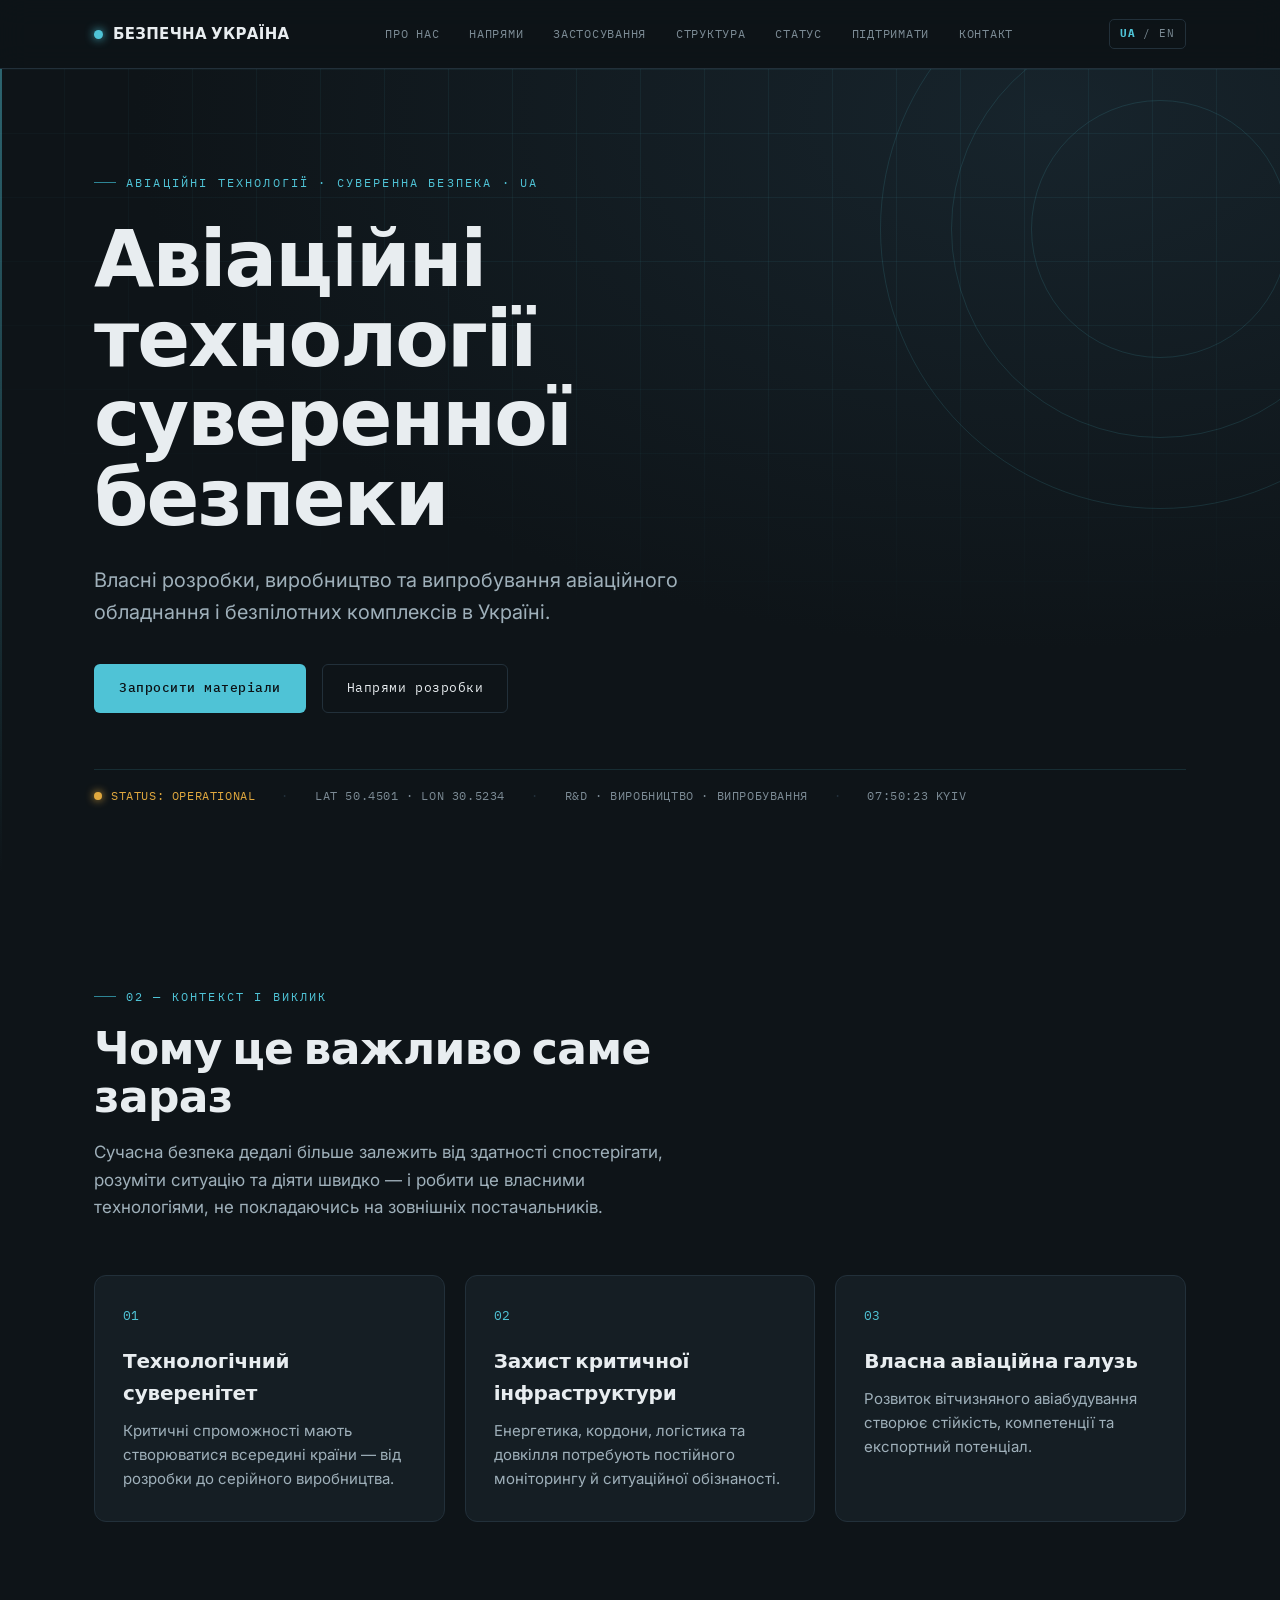
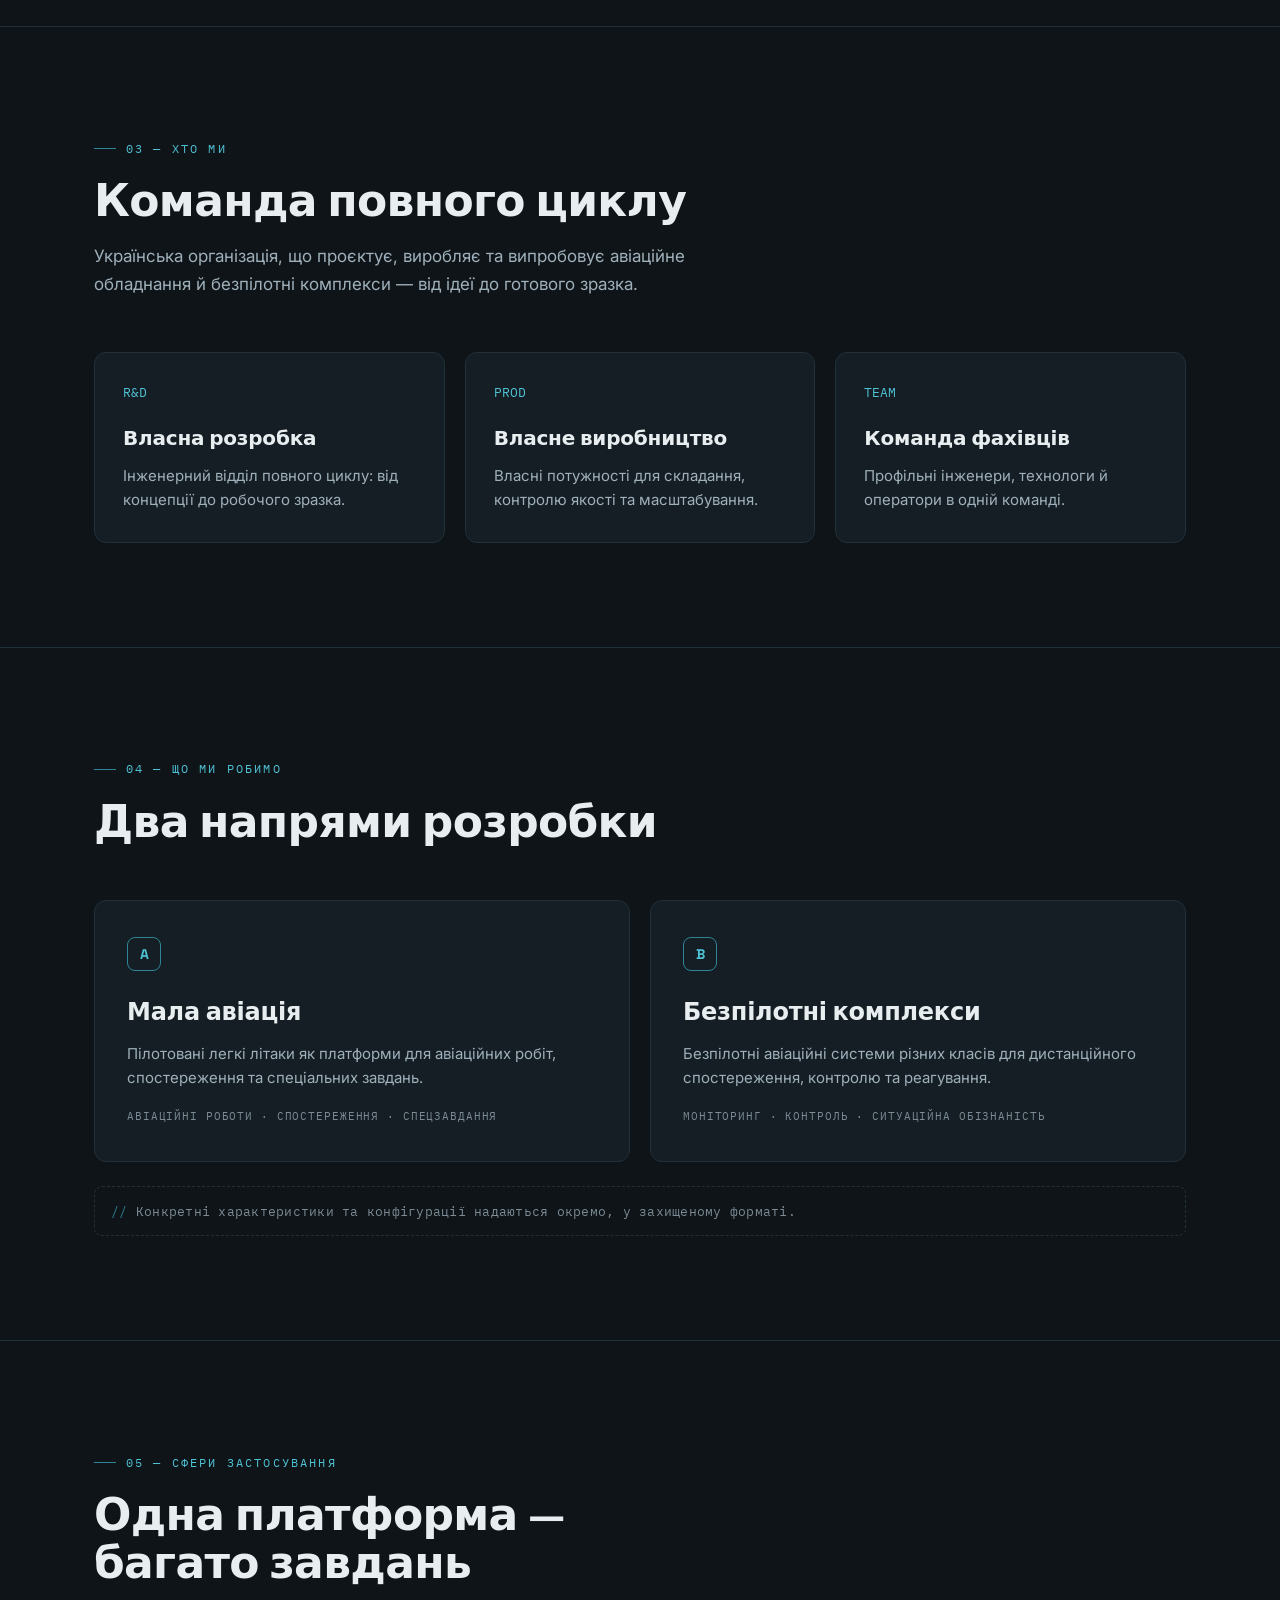
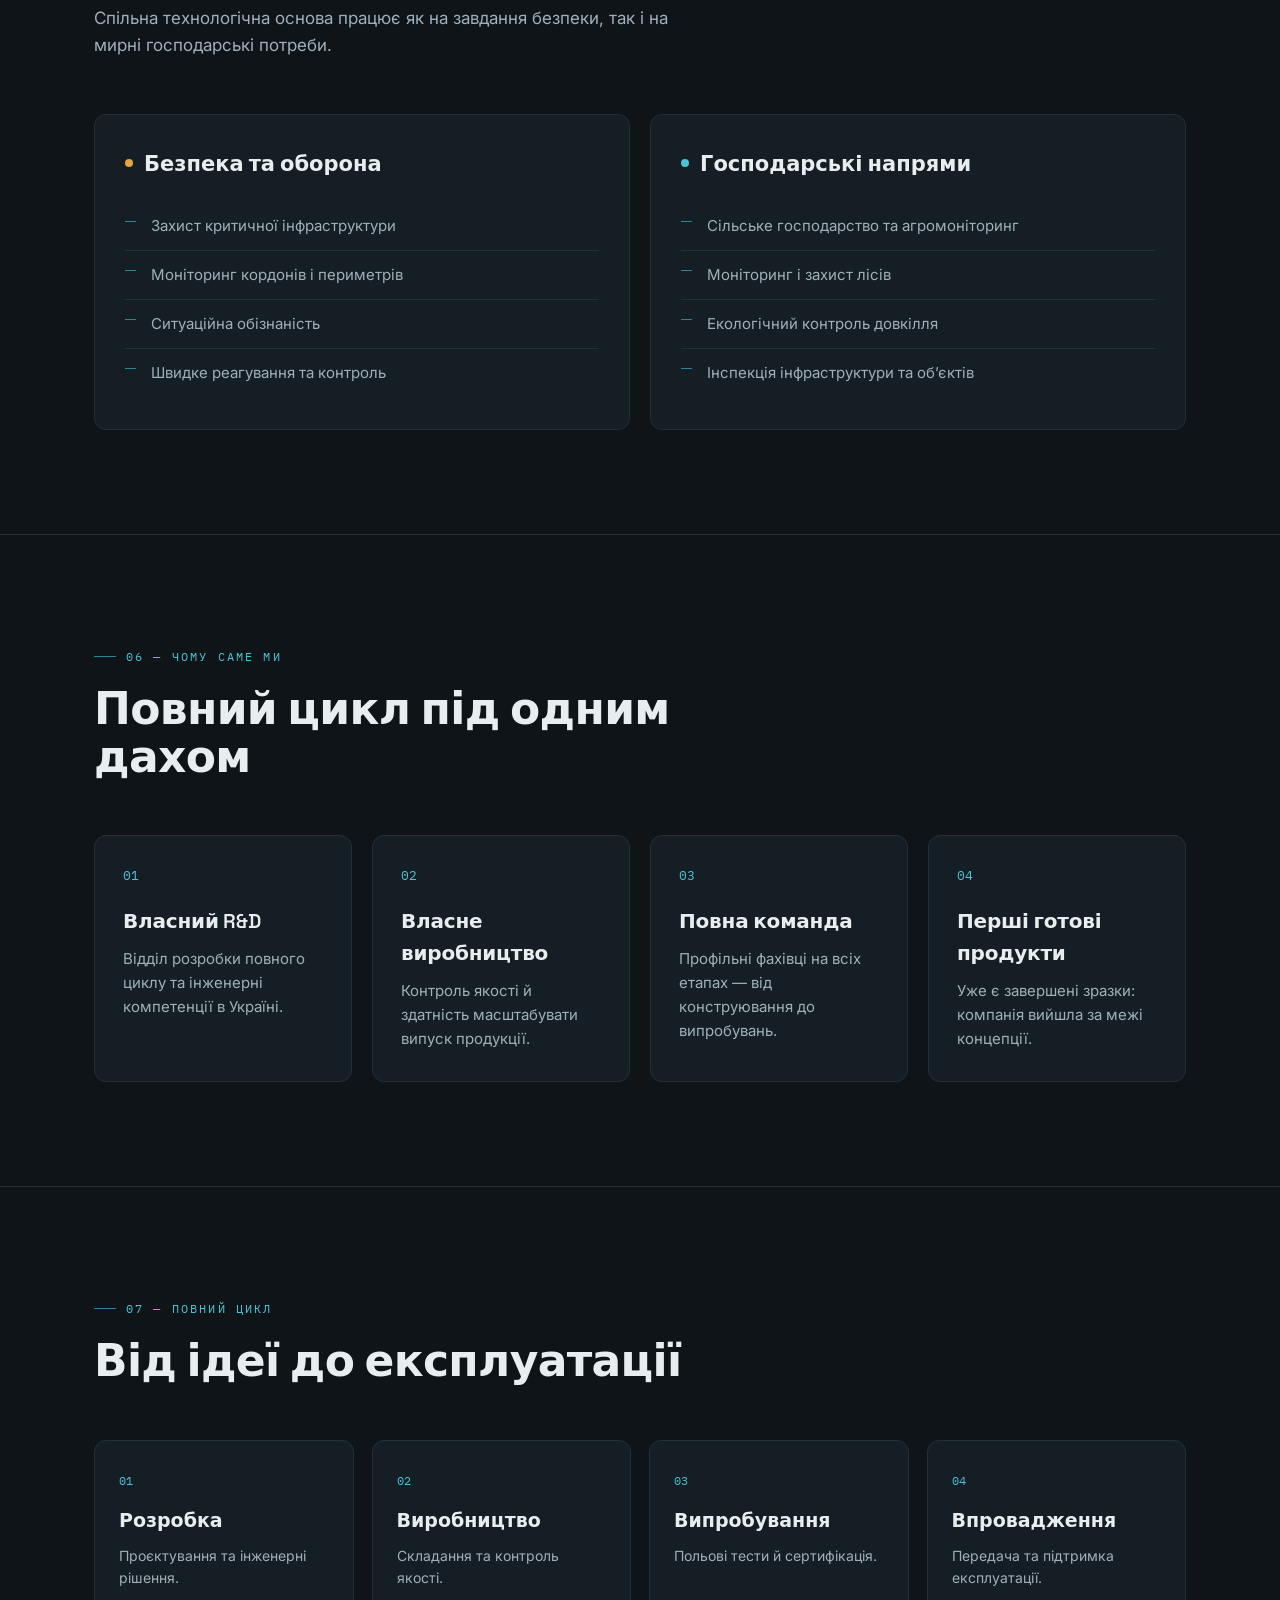
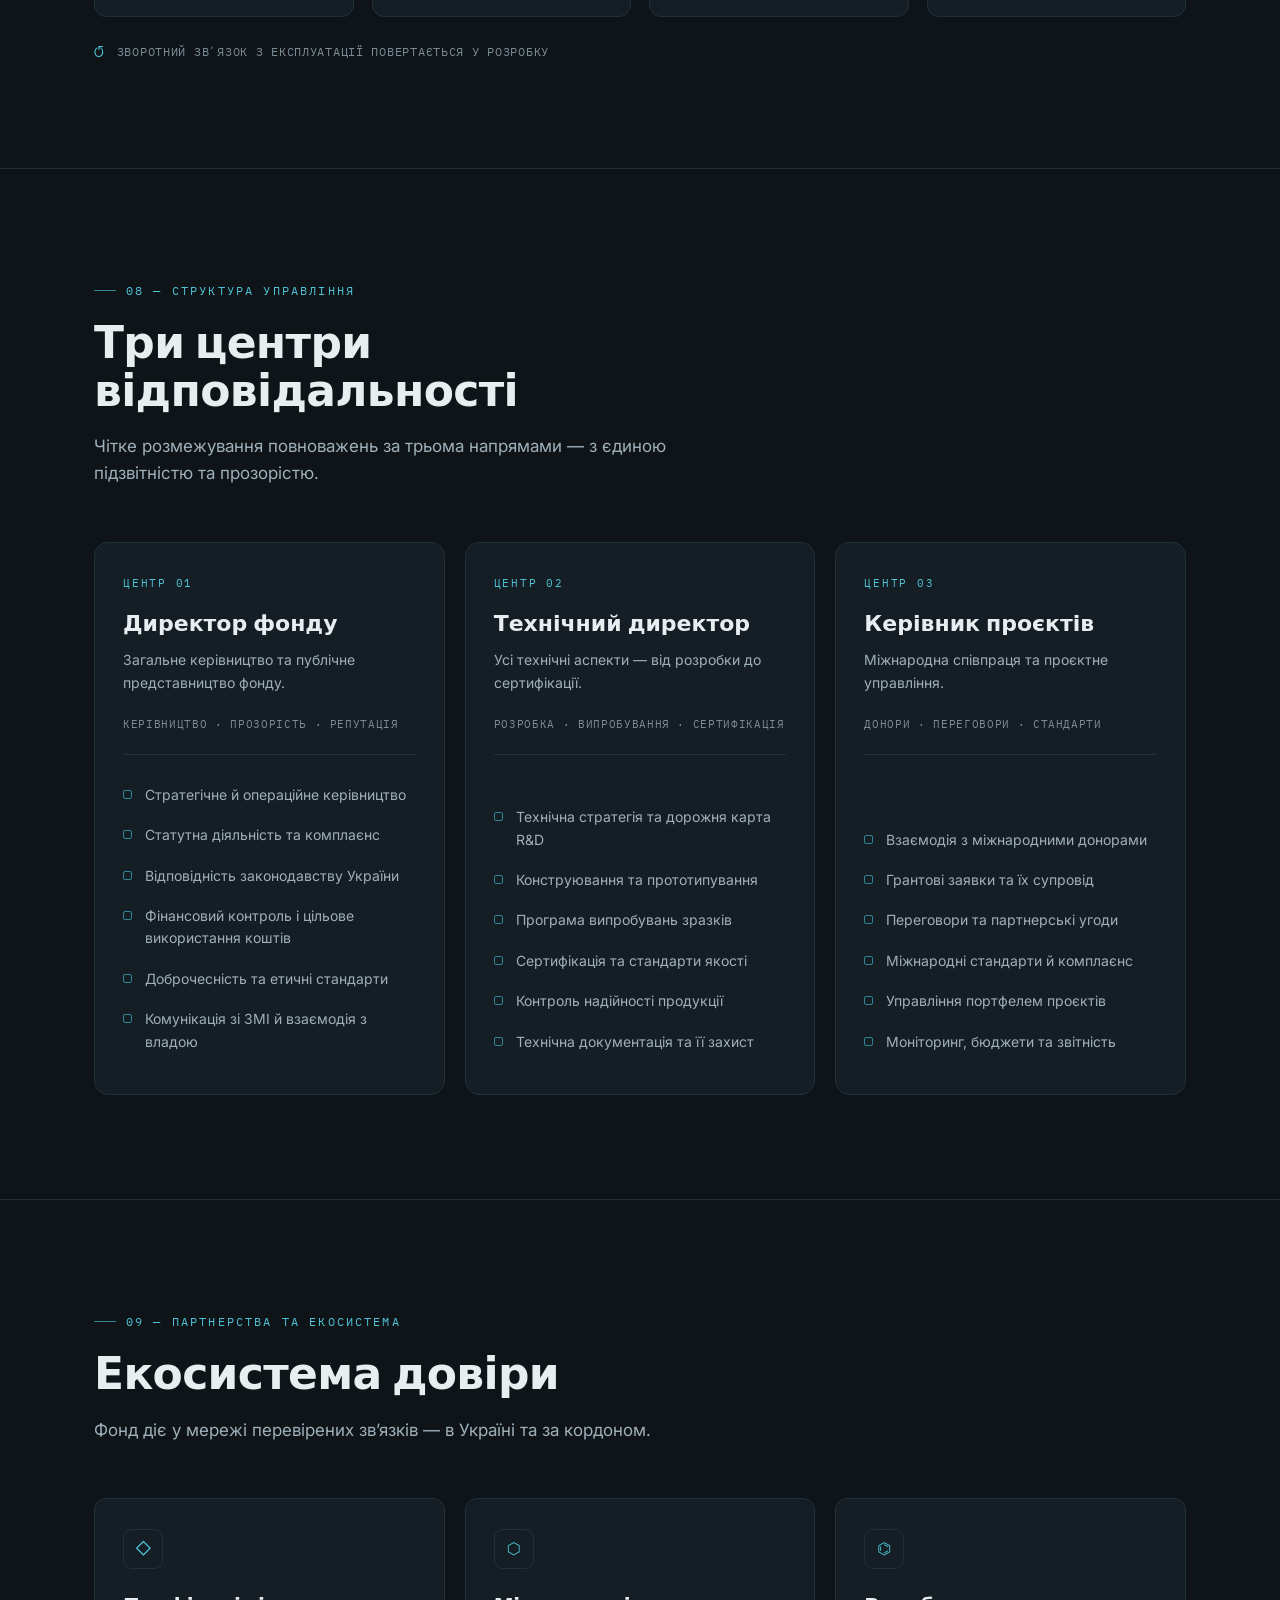
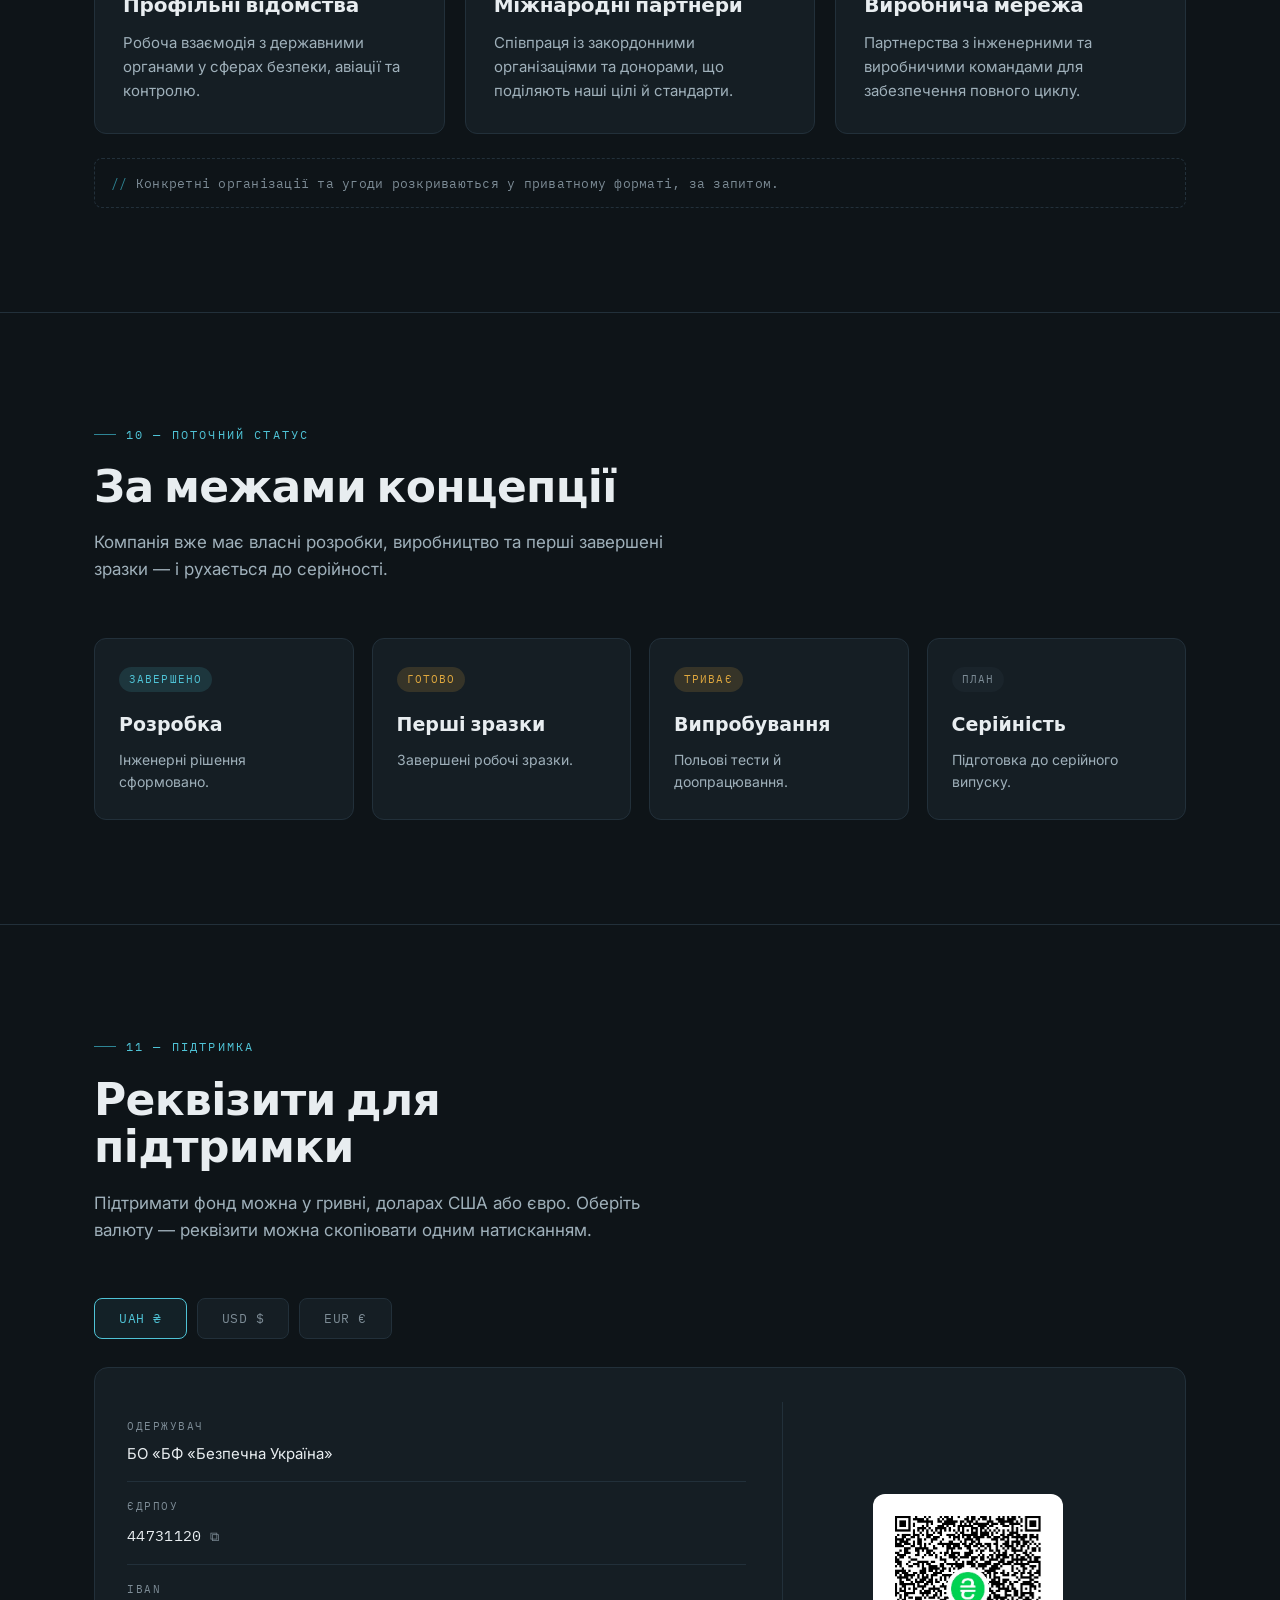
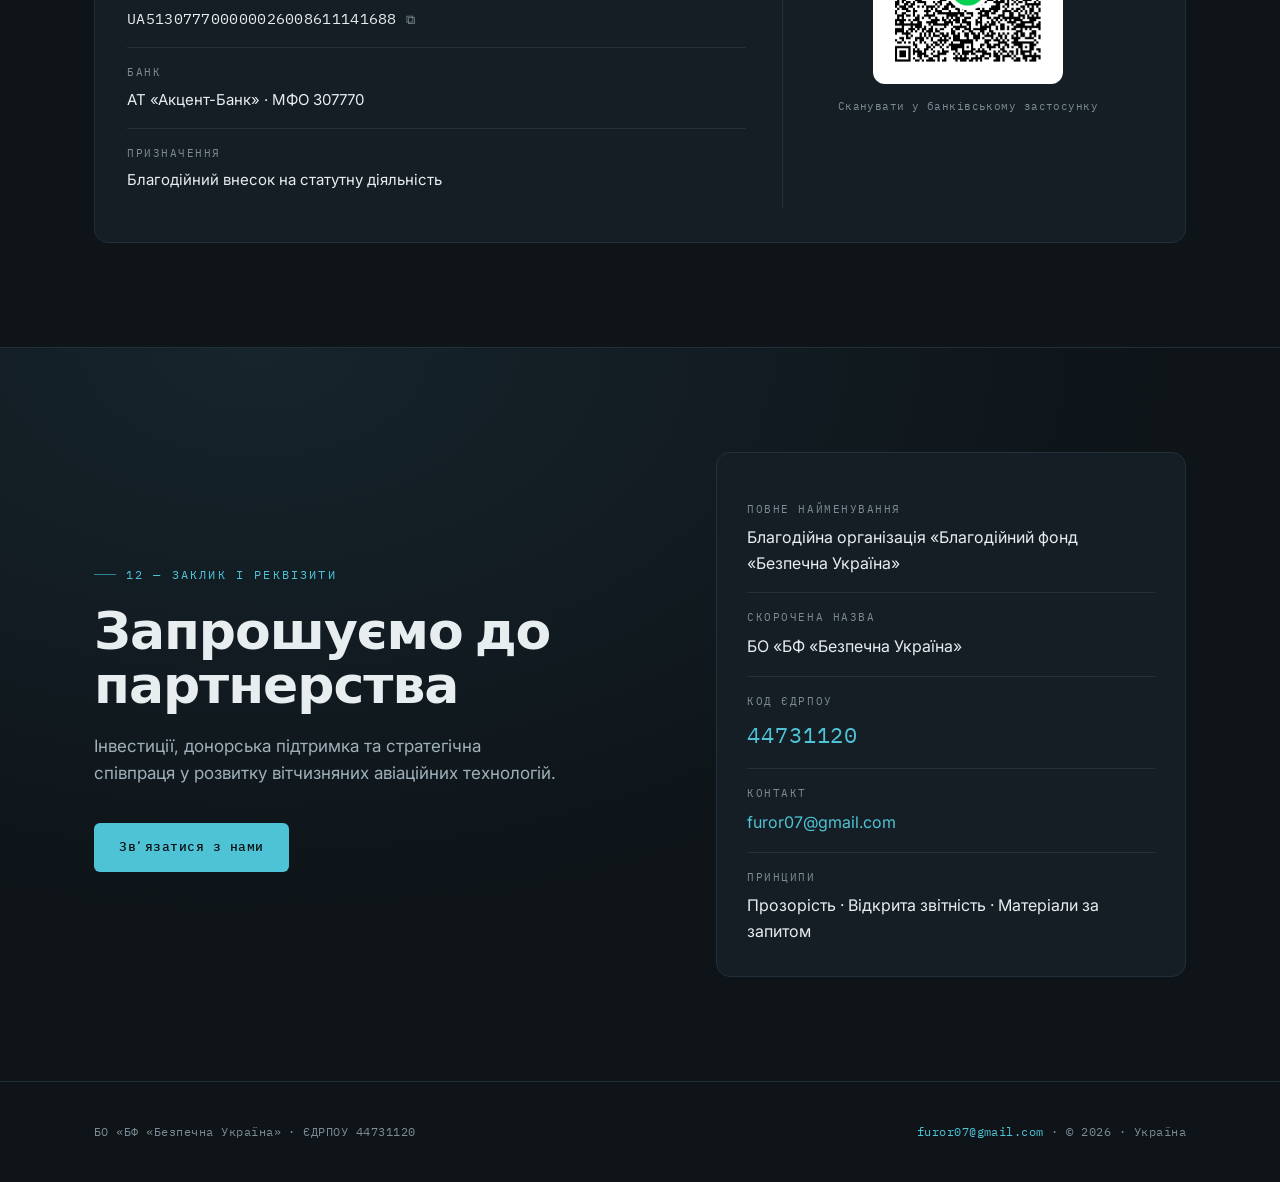
<file: index.html>
<!DOCTYPE html>
<html lang="uk">
<head>
<meta charset="UTF-8">
<meta name="viewport" content="width=device-width, initial-scale=1.0">
<title>БО «БФ «Безпечна Україна» — авіаційні технології суверенної безпеки</title>
<meta name="description" content="Українська благодійна організація: власні розробки, виробництво та випробування авіаційного обладнання і безпілотних комплексів. Безпека, моніторинг, розвиток вітчизняної авіаційної галузі.">
<link rel="preconnect" href="https://fonts.googleapis.com">
<link rel="preconnect" href="https://fonts.gstatic.com" crossorigin>
<link href="https://fonts.googleapis.com/css2?family=Space+Grotesk:wght@400;500;600;700&family=Inter:wght@400;500;600&family=IBM+Plex+Mono:wght@400;500&display=swap" rel="stylesheet">
<link rel="stylesheet" href="styles.css">
</head>
<body>

<!-- ============ HEADER ============ -->
<header class="site-header">
  <div class="container nav">
    <a class="brand" href="#top"><span class="dot"></span>БЕЗПЕЧНА УКРАЇНА</a>
    <nav class="nav-links" id="navLinks" aria-label="Головна навігація">
      <a href="#context">Про нас</a>
      <a href="#what">Напрями</a>
      <a href="#applications">Застосування</a>
      <a href="#structure">Структура</a>
      <a href="#status">Статус</a>
      <a href="#support">Підтримати</a>
      <a href="#contact">Контакт</a>
    </nav>
    <span class="lang"><b>UA</b> / <a href="index-en.html">EN</a></span>
    <button class="nav-toggle" id="navToggle" aria-label="Меню" aria-expanded="false">
      <span></span><span></span><span></span>
    </button>
  </div>
</header>

<main id="top">

<!-- ============ HERO ============ -->
<section class="hero">
  <div class="hero-grid"></div>
  <div class="hero-arc"></div>
  <div class="scan"></div>
  <div class="container hero-inner">
    <span class="eyebrow">Авіаційні технології · Суверенна безпека · UA</span>
    <h1>Авіаційні технології суверенної безпеки</h1>
    <p class="lede">Власні розробки, виробництво та випробування авіаційного обладнання і безпілотних комплексів в Україні.</p>
    <div class="hero-cta">
      <a class="btn btn-primary" href="#contact">Запросити матеріали</a>
      <a class="btn btn-ghost" href="#what">Напрями розробки</a>
    </div>
    <div class="telemetry">
      <span class="live"><span class="pulse"></span>STATUS: OPERATIONAL</span>
      <span class="sep">·</span>
      <span id="coords">LAT 50.4501 · LON 30.5234</span>
      <span class="sep">·</span>
      <span>R&amp;D · ВИРОБНИЦТВО · ВИПРОБУВАННЯ</span>
      <span class="sep">·</span>
      <span id="clock">--:--:-- KYIV</span>
    </div>
  </div>
</section>

<!-- ============ CONTEXT ============ -->
<section class="section" id="context">
  <div class="container">
    <div class="section-head reveal">
      <span class="eyebrow">02 — Контекст і виклик</span>
      <h2 class="section-title">Чому це важливо саме зараз</h2>
      <p class="section-intro">Сучасна безпека дедалі більше залежить від здатності спостерігати, розуміти ситуацію та діяти швидко — і робити це власними технологіями, не покладаючись на зовнішніх постачальників.</p>
    </div>
    <div class="grid grid-3">
      <div class="card reveal"><span class="idx">01</span><h3>Технологічний суверенітет</h3><p>Критичні спроможності мають створюватися всередині країни — від розробки до серійного виробництва.</p></div>
      <div class="card reveal"><span class="idx">02</span><h3>Захист критичної інфраструктури</h3><p>Енергетика, кордони, логістика та довкілля потребують постійного моніторингу й ситуаційної обізнаності.</p></div>
      <div class="card reveal"><span class="idx">03</span><h3>Власна авіаційна галузь</h3><p>Розвиток вітчизняного авіабудування створює стійкість, компетенції та експортний потенціал.</p></div>
    </div>
  </div>
</section>

<!-- ============ WHO WE ARE ============ -->
<section class="section" id="who">
  <div class="container">
    <div class="section-head reveal">
      <span class="eyebrow">03 — Хто ми</span>
      <h2 class="section-title">Команда повного циклу</h2>
      <p class="section-intro">Українська організація, що проєктує, виробляє та випробовує авіаційне обладнання й безпілотні комплекси — від ідеї до готового зразка.</p>
    </div>
    <div class="grid grid-3">
      <div class="card reveal"><span class="idx">R&amp;D</span><h3>Власна розробка</h3><p>Інженерний відділ повного циклу: від концепції до робочого зразка.</p></div>
      <div class="card reveal"><span class="idx">PROD</span><h3>Власне виробництво</h3><p>Власні потужності для складання, контролю якості та масштабування.</p></div>
      <div class="card reveal"><span class="idx">TEAM</span><h3>Команда фахівців</h3><p>Профільні інженери, технологи й оператори в одній команді.</p></div>
    </div>
  </div>
</section>

<!-- ============ WHAT WE DO ============ -->
<section class="section" id="what">
  <div class="container">
    <div class="section-head reveal">
      <span class="eyebrow">04 — Що ми робимо</span>
      <h2 class="section-title">Два напрями розробки</h2>
    </div>
    <div class="dir">
      <div class="card reveal">
        <div class="badge">A</div>
        <h3>Мала авіація</h3>
        <p>Пілотовані легкі літаки як платформи для авіаційних робіт, спостереження та спеціальних завдань.</p>
        <div class="tagrow">Авіаційні роботи · Спостереження · Спецзавдання</div>
      </div>
      <div class="card reveal">
        <div class="badge">B</div>
        <h3>Безпілотні комплекси</h3>
        <p>Безпілотні авіаційні системи різних класів для дистанційного спостереження, контролю та реагування.</p>
        <div class="tagrow">Моніторинг · Контроль · Ситуаційна обізнаність</div>
      </div>
    </div>
    <p class="note reveal">Конкретні характеристики та конфігурації надаються окремо, у захищеному форматі.</p>
  </div>
</section>

<!-- ============ APPLICATIONS ============ -->
<section class="section" id="applications">
  <div class="container">
    <div class="section-head reveal">
      <span class="eyebrow">05 — Сфери застосування</span>
      <h2 class="section-title">Одна платформа — багато завдань</h2>
      <p class="section-intro">Спільна технологічна основа працює як на завдання безпеки, так і на мирні господарські потреби.</p>
    </div>
    <div class="apps">
      <div class="col secdef reveal">
        <h3><span class="pin"></span>Безпека та оборона</h3>
        <ul class="applist">
          <li>Захист критичної інфраструктури</li>
          <li>Моніторинг кордонів і периметрів</li>
          <li>Ситуаційна обізнаність</li>
          <li>Швидке реагування та контроль</li>
        </ul>
      </div>
      <div class="col civ reveal">
        <h3><span class="pin"></span>Господарські напрями</h3>
        <ul class="applist">
          <li>Сільське господарство та агромоніторинг</li>
          <li>Моніторинг і захист лісів</li>
          <li>Екологічний контроль довкілля</li>
          <li>Інспекція інфраструктури та обʼєктів</li>
        </ul>
      </div>
    </div>
  </div>
</section>

<!-- ============ WHY US ============ -->
<section class="section" id="why">
  <div class="container">
    <div class="section-head reveal">
      <span class="eyebrow">06 — Чому саме ми</span>
      <h2 class="section-title">Повний цикл під одним дахом</h2>
    </div>
    <div class="grid grid-4">
      <div class="card reveal"><span class="idx">01</span><h3>Власний R&amp;D</h3><p>Відділ розробки повного циклу та інженерні компетенції в Україні.</p></div>
      <div class="card reveal"><span class="idx">02</span><h3>Власне виробництво</h3><p>Контроль якості й здатність масштабувати випуск продукції.</p></div>
      <div class="card reveal"><span class="idx">03</span><h3>Повна команда</h3><p>Профільні фахівці на всіх етапах — від конструювання до випробувань.</p></div>
      <div class="card reveal"><span class="idx">04</span><h3>Перші готові продукти</h3><p>Уже є завершені зразки: компанія вийшла за межі концепції.</p></div>
    </div>
  </div>
</section>

<!-- ============ FULL CYCLE ============ -->
<section class="section" id="cycle">
  <div class="container">
    <div class="section-head reveal">
      <span class="eyebrow">07 — Повний цикл</span>
      <h2 class="section-title">Від ідеї до експлуатації</h2>
    </div>
    <div class="cycle">
      <div class="step reveal"><span class="n">01</span><h3>Розробка</h3><p>Проєктування та інженерні рішення.</p></div>
      <div class="step reveal"><span class="n">02</span><h3>Виробництво</h3><p>Складання та контроль якості.</p></div>
      <div class="step reveal"><span class="n">03</span><h3>Випробування</h3><p>Польові тести й сертифікація.</p></div>
      <div class="step reveal"><span class="n">04</span><h3>Впровадження</h3><p>Передача та підтримка експлуатації.</p></div>
    </div>
    <div class="loop-note reveal">Зворотний звʼязок з експлуатації повертається у розробку</div>
  </div>
</section>

<!-- ============ STRUCTURE — 3 CENTERS ============ -->
<section class="section" id="structure">
  <div class="container">
    <div class="section-head reveal">
      <span class="eyebrow">08 — Структура управління</span>
      <h2 class="section-title">Три центри відповідальності</h2>
      <p class="section-intro">Чітке розмежування повноважень за трьома напрямами — з єдиною підзвітністю та прозорістю.</p>
    </div>
    <div class="centers">
      <div class="center reveal">
        <span class="label">Центр 01</span>
        <h3>Директор фонду</h3>
        <p class="role">Загальне керівництво та публічне представництво фонду.</p>
        <div class="tags">Керівництво · Прозорість · Репутація</div>
        <ul class="fn">
          <li>Стратегічне й операційне керівництво</li>
          <li>Статутна діяльність та комплаєнс</li>
          <li>Відповідність законодавству України</li>
          <li>Фінансовий контроль і цільове використання коштів</li>
          <li>Доброчесність та етичні стандарти</li>
          <li>Комунікація зі ЗМІ й взаємодія з владою</li>
        </ul>
      </div>
      <div class="center reveal">
        <span class="label">Центр 02</span>
        <h3>Технічний директор</h3>
        <p class="role">Усі технічні аспекти — від розробки до сертифікації.</p>
        <div class="tags">Розробка · Випробування · Сертифікація</div>
        <ul class="fn">
          <li>Технічна стратегія та дорожня карта R&amp;D</li>
          <li>Конструювання та прототипування</li>
          <li>Програма випробувань зразків</li>
          <li>Сертифікація та стандарти якості</li>
          <li>Контроль надійності продукції</li>
          <li>Технічна документація та її захист</li>
        </ul>
      </div>
      <div class="center reveal">
        <span class="label">Центр 03</span>
        <h3>Керівник проєктів</h3>
        <p class="role">Міжнародна співпраця та проєктне управління.</p>
        <div class="tags">Донори · Переговори · Стандарти</div>
        <ul class="fn">
          <li>Взаємодія з міжнародними донорами</li>
          <li>Грантові заявки та їх супровід</li>
          <li>Переговори та партнерські угоди</li>
          <li>Міжнародні стандарти й комплаєнс</li>
          <li>Управління портфелем проєктів</li>
          <li>Моніторинг, бюджети та звітність</li>
        </ul>
      </div>
    </div>
  </div>
</section>

<!-- ============ PARTNERS ============ -->
<section class="section partners" id="partners">
  <div class="container">
    <div class="section-head reveal">
      <span class="eyebrow">09 — Партнерства та екосистема</span>
      <h2 class="section-title">Екосистема довіри</h2>
      <p class="section-intro">Фонд діє у мережі перевірених звʼязків — в Україні та за кордоном.</p>
    </div>
    <div class="grid grid-3">
      <div class="card reveal">
        <div class="ico" aria-hidden="true">◇</div>
        <h3>Профільні відомства</h3>
        <p>Робоча взаємодія з державними органами у сферах безпеки, авіації та контролю.</p>
      </div>
      <div class="card reveal">
        <div class="ico" aria-hidden="true">⬡</div>
        <h3>Міжнародні партнери</h3>
        <p>Співпраця із закордонними організаціями та донорами, що поділяють наші цілі й стандарти.</p>
      </div>
      <div class="card reveal">
        <div class="ico" aria-hidden="true">⌬</div>
        <h3>Виробнича мережа</h3>
        <p>Партнерства з інженерними та виробничими командами для забезпечення повного циклу.</p>
      </div>
    </div>
    <p class="note reveal">Конкретні організації та угоди розкриваються у приватному форматі, за запитом.</p>
  </div>
</section>

<!-- ============ STATUS / ROADMAP ============ -->
<section class="section" id="status">
  <div class="container">
    <div class="section-head reveal">
      <span class="eyebrow">10 — Поточний статус</span>
      <h2 class="section-title">За межами концепції</h2>
      <p class="section-intro">Компанія вже має власні розробки, виробництво та перші завершені зразки — і рухається до серійності.</p>
    </div>
    <div class="roadmap">
      <div class="phase done reveal"><span class="state">Завершено</span><h3>Розробка</h3><p>Інженерні рішення сформовано.</p></div>
      <div class="phase ready reveal"><span class="state">Готово</span><h3>Перші зразки</h3><p>Завершені робочі зразки.</p></div>
      <div class="phase active reveal"><span class="state">Триває</span><h3>Випробування</h3><p>Польові тести й доопрацювання.</p></div>
      <div class="phase plan reveal"><span class="state">План</span><h3>Серійність</h3><p>Підготовка до серійного випуску.</p></div>
    </div>
  </div>
</section>

<!-- ============ SUPPORT / PAYMENT REQUISITES ============ -->
<section class="section" id="support">
  <div class="container">
    <div class="section-head reveal">
      <span class="eyebrow">11 — Підтримка</span>
      <h2 class="section-title">Реквізити для підтримки</h2>
      <p class="section-intro">Підтримати фонд можна у гривні, доларах США або євро. Оберіть валюту — реквізити можна скопіювати одним натисканням.</p>
    </div>

    <div class="pay reveal">
      <div class="tabs" role="tablist" aria-label="Валюта переказу">
        <button class="tab active" role="tab" aria-selected="true" aria-controls="pay-uah" data-pay="uah">UAH ₴</button>
        <button class="tab" role="tab" aria-selected="false" aria-controls="pay-usd" data-pay="usd">USD $</button>
        <button class="tab" role="tab" aria-selected="false" aria-controls="pay-eur" data-pay="eur">EUR €</button>
      </div>

      <!-- UAH -->
      <div class="pay-panel active" id="pay-uah" role="tabpanel">
        <div class="pay-grid">
          <div class="pay-fields">
            <div class="field"><div class="k">Одержувач</div><div class="v">БО «БФ «Безпечна Україна»</div></div>
            <div class="field"><div class="k">ЄДРПОУ</div><div class="v copyable" tabindex="0">44731120</div></div>
            <div class="field"><div class="k">IBAN</div><div class="v copyable" tabindex="0">UA513077700000026008611141688</div></div>
            <div class="field"><div class="k">Банк</div><div class="v">АТ «Акцент-Банк» · МФО 307770</div></div>
            <div class="field"><div class="k">Призначення</div><div class="v">Благодійний внесок на статутну діяльність</div></div>
          </div>
          <div class="pay-qr">
            <img src="assets/qr-uah.jpg" alt="QR-код для оплати у гривні через банківський застосунок">
            <span class="qr-cap">Сканувати у банківському застосунку</span>
          </div>
        </div>
      </div>

      <!-- USD -->
      <div class="pay-panel" id="pay-usd" role="tabpanel" hidden>
        <div class="pay-card">
          <div class="field"><div class="k">Beneficiary</div><div class="v copyable" tabindex="0">CHARITABLE ORGANIZATION «CHARITABLE FOUNDATION «BEZPECHNA UKRAINA»</div></div>
          <div class="field"><div class="k">Account (IBAN)</div><div class="v copyable" tabindex="0">UA693077700000026007611141689</div></div>
          <div class="field"><div class="k">Bank of beneficiary</div><div class="v">JSC «ACCENT-BANK», Ukraine · SWIFT <b>UKCBUAUK</b></div></div>
          <div class="field"><div class="k">Correspondent account</div><div class="v copyable" tabindex="0">UA273282090000016001010041124</div></div>
          <div class="field"><div class="k">Correspondent bank</div><div class="v">PCJSB «PIVDENNYI», Ukraine · SWIFT <b>PIVDUA22</b></div></div>
          <div class="field"><div class="k">Intermediary account</div><div class="v copyable" tabindex="0">8900319313</div></div>
          <div class="field"><div class="k">Intermediary bank</div><div class="v">THE BANK OF NEW YORK MELLON, New York, USA · SWIFT <b>IRVTUS3N</b></div></div>
        </div>
      </div>

      <!-- EUR -->
      <div class="pay-panel" id="pay-eur" role="tabpanel" hidden>
        <div class="pay-card">
          <div class="field"><div class="k">Beneficiary</div><div class="v copyable" tabindex="0">CHARITABLE ORGANIZATION «CHARITABLE FOUNDATION «BEZPECHNA UKRAINA»</div></div>
          <div class="field"><div class="k">Account (IBAN)</div><div class="v copyable" tabindex="0">UA423077700000026007611141690</div></div>
          <div class="field"><div class="k">Bank of beneficiary</div><div class="v">JSC «ACCENT-BANK», Ukraine · SWIFT <b>UKCBUAUK</b></div></div>
          <div class="field"><div class="k">Correspondent account</div><div class="v copyable" tabindex="0">UA273282090000016001010041124</div></div>
          <div class="field"><div class="k">Correspondent bank</div><div class="v">PCJSB «PIVDENNYI», Ukraine · SWIFT <b>PIVDUA22</b></div></div>
          <div class="field"><div class="k">Intermediary account</div><div class="v copyable" tabindex="0">400886522200</div></div>
          <div class="field"><div class="k">Intermediary bank</div><div class="v">Commerzbank AG, Frankfurt am Main, Germany · SWIFT <b>COBADEFF</b></div></div>
        </div>
      </div>
    </div>
  </div>
</section>

<!-- ============ CTA / CONTACT ============ -->
<section class="section cta-section" id="contact">
  <div class="container">
    <div class="cta-wrap">
      <div class="reveal">
        <span class="eyebrow">12 — Заклик і реквізити</span>
        <h2>Запрошуємо до партнерства</h2>
        <p>Інвестиції, донорська підтримка та стратегічна співпраця у розвитку вітчизняних авіаційних технологій.</p>
        <div class="hero-cta">
          <a class="btn btn-primary" href="mailto:furor07@gmail.com">Звʼязатися з нами</a>
        </div>
      </div>
      <div class="req reveal">
        <div class="field">
          <div class="k">Повне найменування</div>
          <div class="v">Благодійна організація «Благодійний фонд «Безпечна Україна»</div>
        </div>
        <div class="field">
          <div class="k">Скорочена назва</div>
          <div class="v">БО «БФ «Безпечна Україна»</div>
        </div>
        <div class="field">
          <div class="k">Код ЄДРПОУ</div>
          <div class="v big">44731120</div>
        </div>
        <div class="field">
          <div class="k">Контакт</div>
          <div class="v"><a href="mailto:furor07@gmail.com" style="color:var(--cyan)">furor07@gmail.com</a></div>
        </div>
        <div class="field">
          <div class="k">Принципи</div>
          <div class="v">Прозорість · Відкрита звітність · Матеріали за запитом</div>
        </div>
      </div>
    </div>
  </div>
</section>

</main>

<!-- ============ FOOTER ============ -->
<footer class="site-footer">
  <div class="container footer-row">
    <span class="mono">БО «БФ «Безпечна Україна» · ЄДРПОУ 44731120</span>
    <span class="mono"><a href="mailto:furor07@gmail.com">furor07@gmail.com</a> · © <span id="year"></span> · Україна</span>
  </div>
</footer>

<script src="script.js"></script>
</body>
</html>
</file>
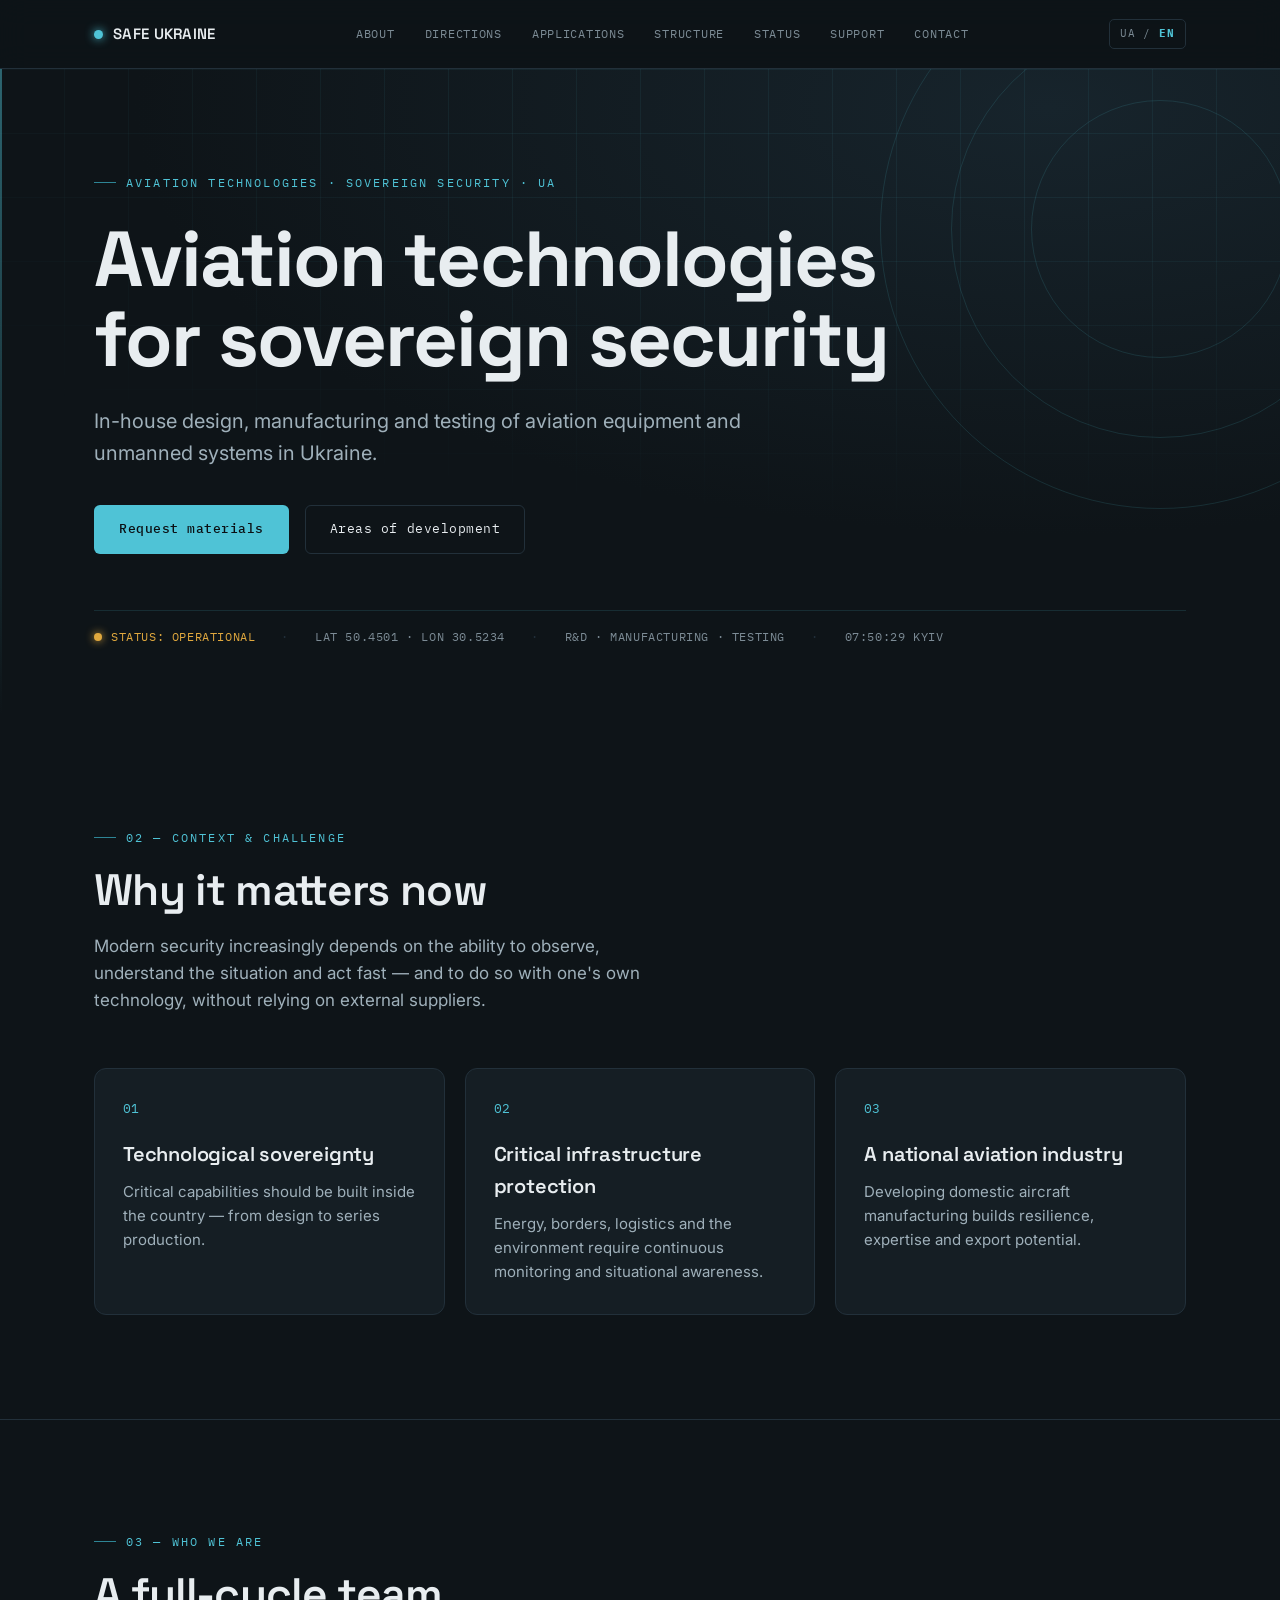
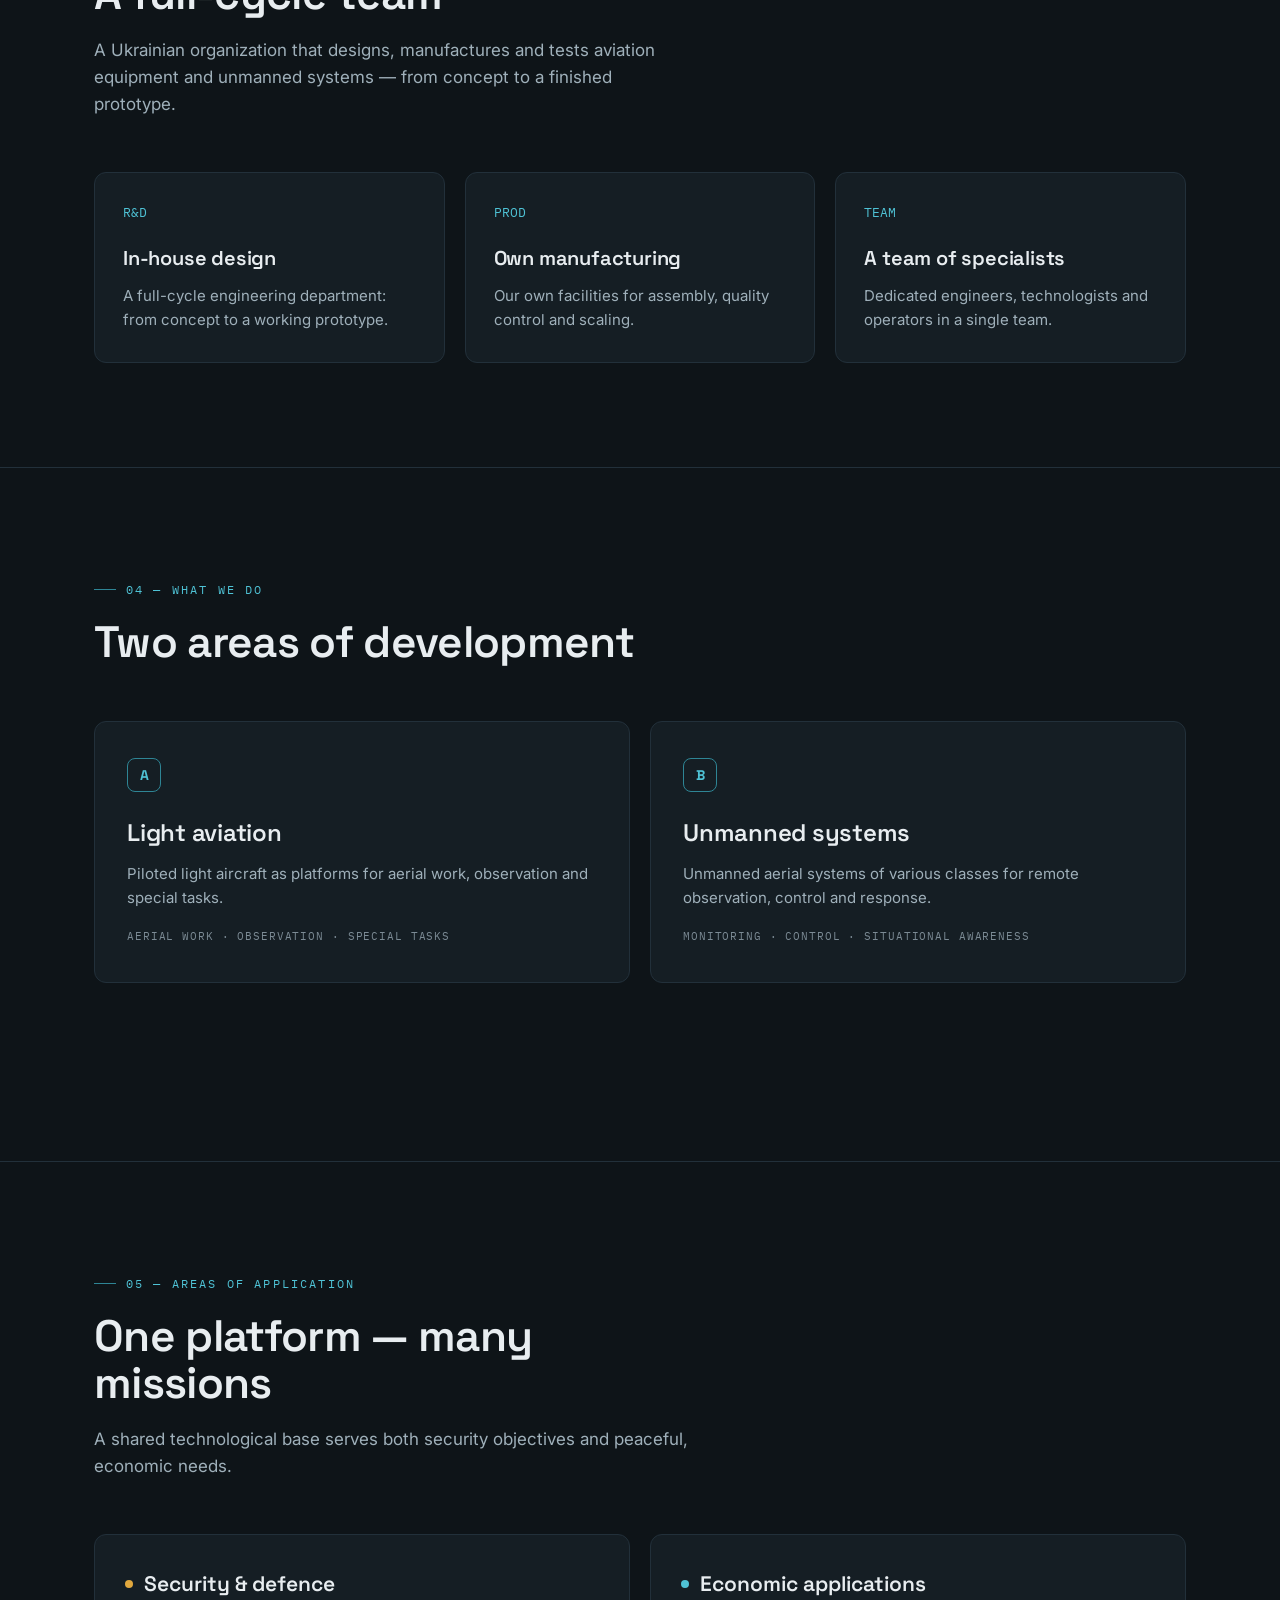
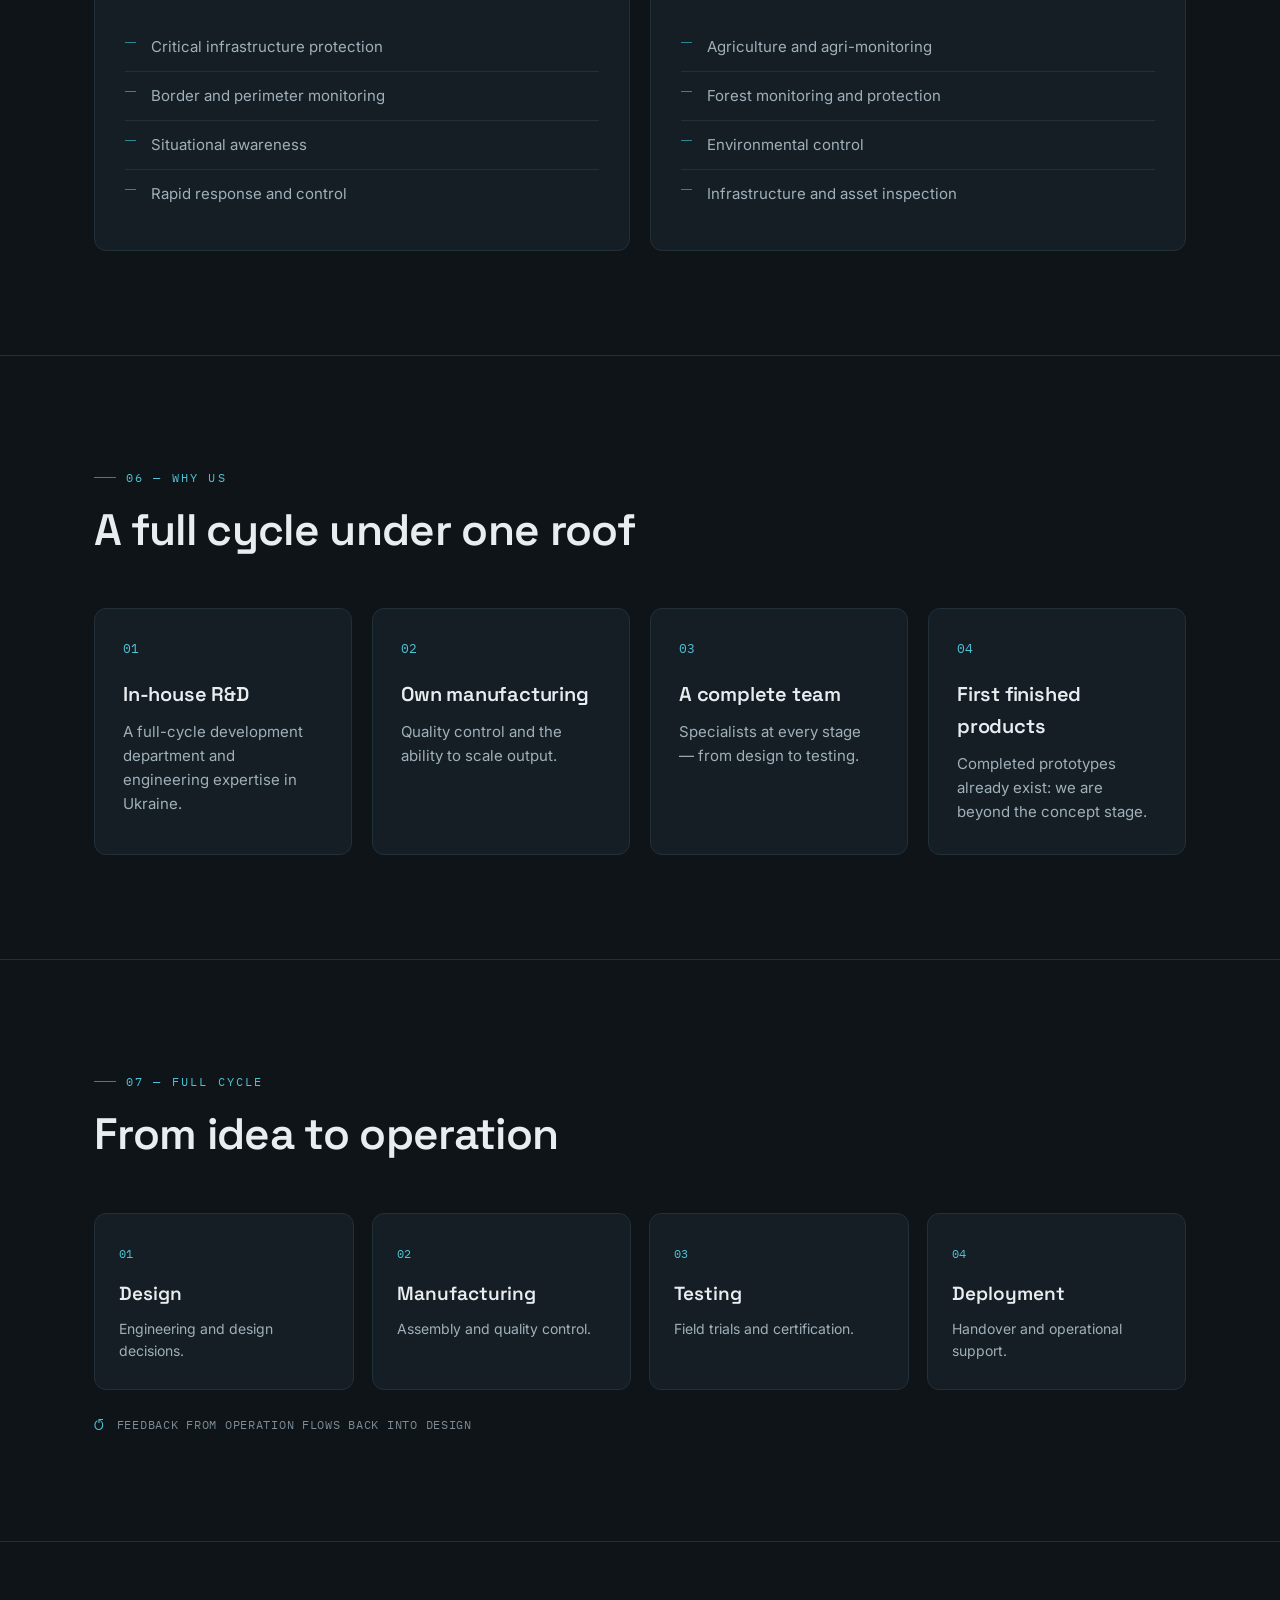
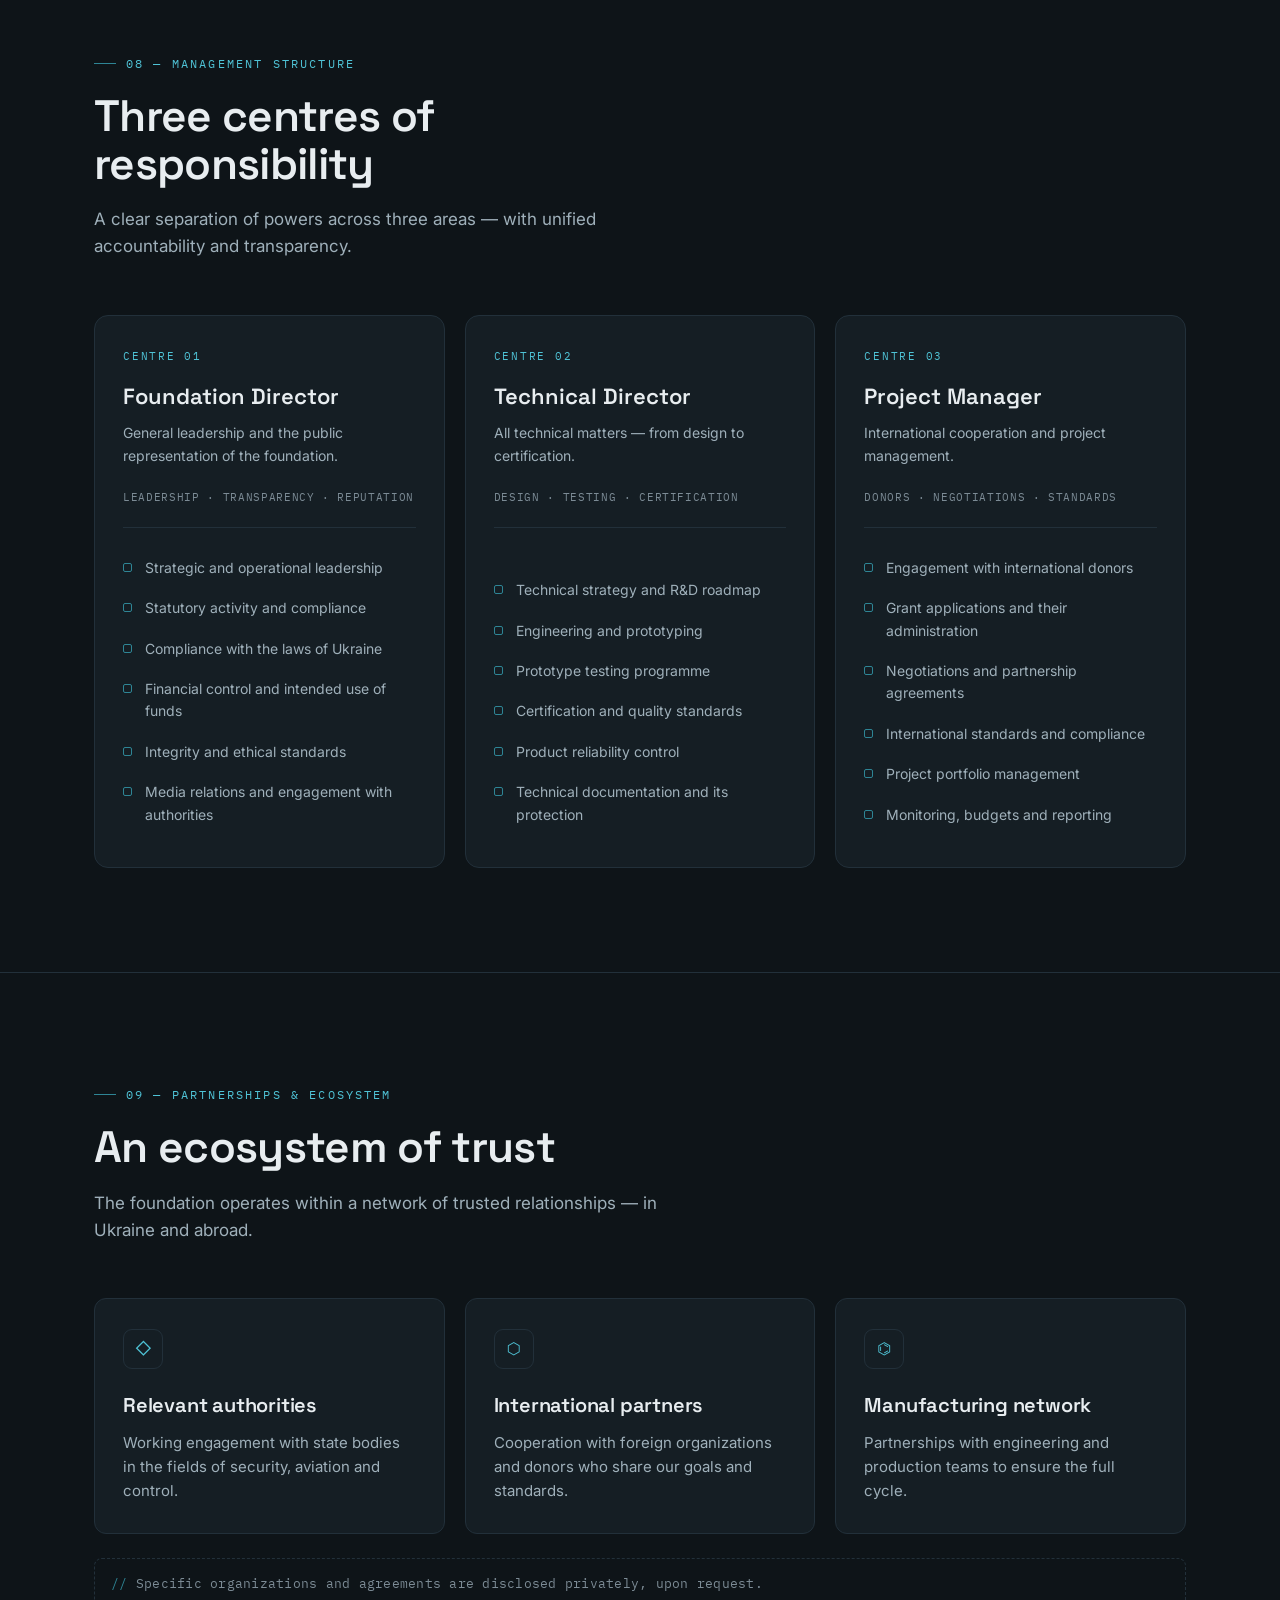
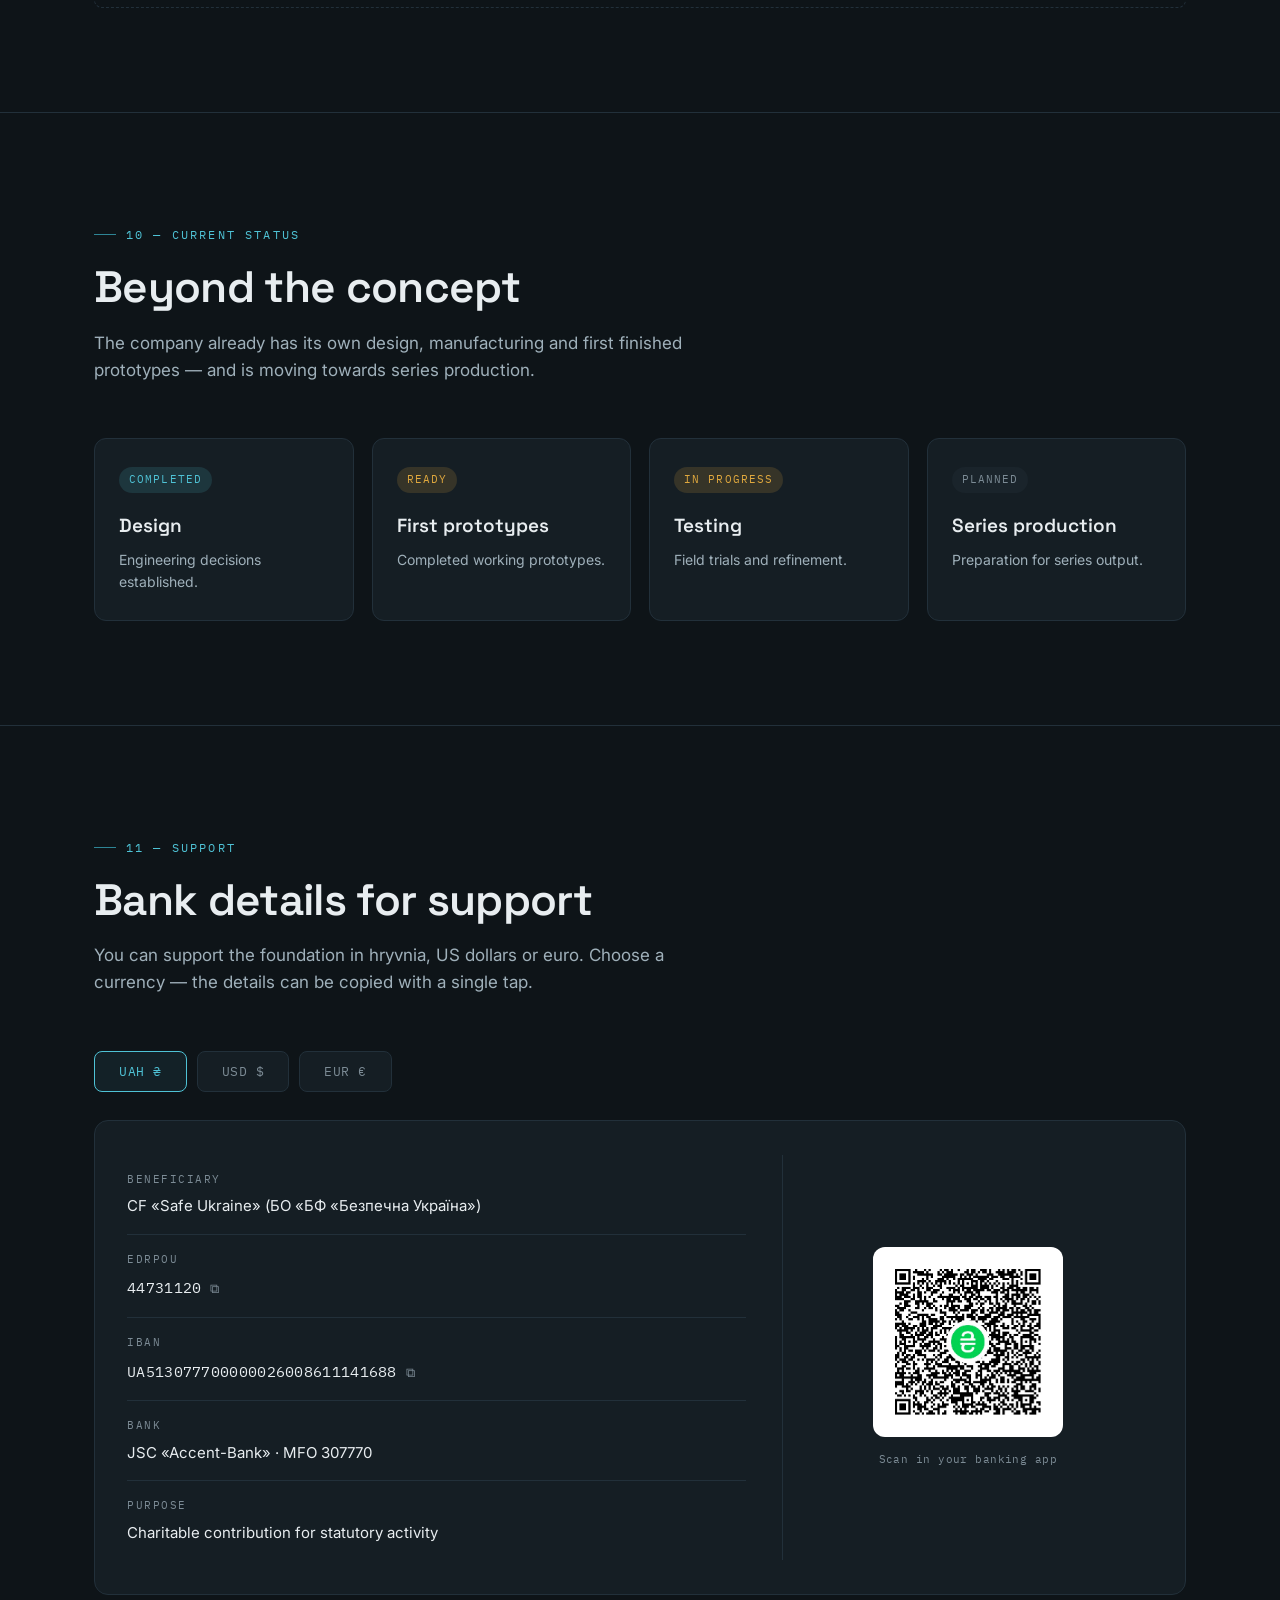
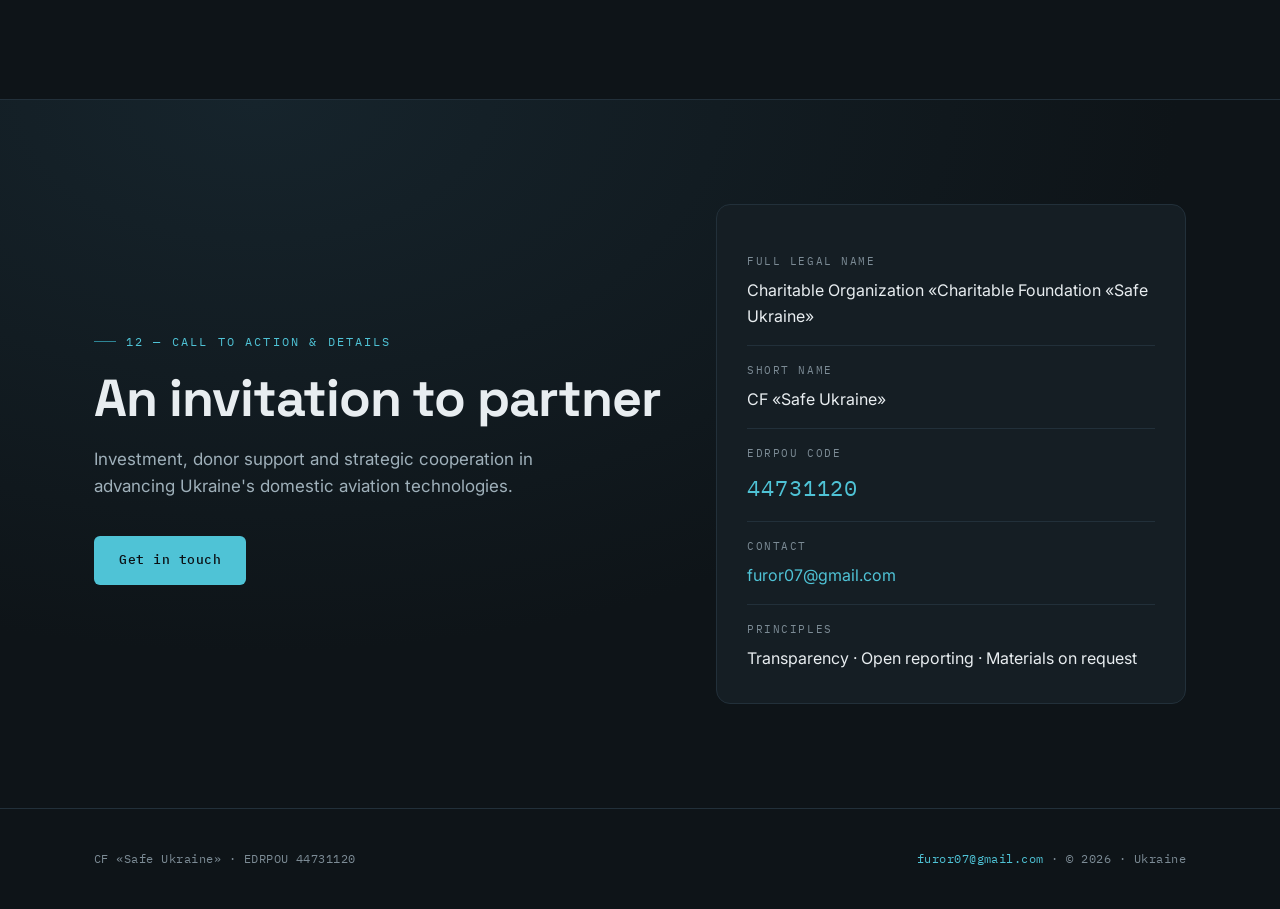
<file: index-en.html>
<!DOCTYPE html>
<html lang="en">
<head>
<meta charset="UTF-8">
<meta name="viewport" content="width=device-width, initial-scale=1.0">
<title>CF «Safe Ukraine» — aviation technologies for sovereign security</title>
<meta name="description" content="Ukrainian charitable foundation: in-house design, manufacturing and testing of aviation equipment and unmanned systems. Security, monitoring, and the development of the national aviation industry.">
<link rel="preconnect" href="https://fonts.googleapis.com">
<link rel="preconnect" href="https://fonts.gstatic.com" crossorigin>
<link href="https://fonts.googleapis.com/css2?family=Space+Grotesk:wght@400;500;600;700&family=Inter:wght@400;500;600&family=IBM+Plex+Mono:wght@400;500&display=swap" rel="stylesheet">
<link rel="stylesheet" href="styles.css">
</head>
<body>

<!-- ============ HEADER ============ -->
<header class="site-header">
  <div class="container nav">
    <a class="brand" href="#top"><span class="dot"></span>SAFE UKRAINE</a>
    <nav class="nav-links" id="navLinks" aria-label="Main navigation">
      <a href="#context">About</a>
      <a href="#what">Directions</a>
      <a href="#applications">Applications</a>
      <a href="#structure">Structure</a>
      <a href="#status">Status</a>
      <a href="#support">Support</a>
      <a href="#contact">Contact</a>
    </nav>
    <span class="lang"><a href="index.html">UA</a> / <b>EN</b></span>
    <button class="nav-toggle" id="navToggle" aria-label="Menu" aria-expanded="false">
      <span></span><span></span><span></span>
    </button>
  </div>
</header>

<main id="top">

<!-- ============ HERO ============ -->
<section class="hero">
  <div class="hero-grid"></div>
  <div class="hero-arc"></div>
  <div class="scan"></div>
  <div class="container hero-inner">
    <span class="eyebrow">Aviation technologies · Sovereign security · UA</span>
    <h1>Aviation technologies for sovereign security</h1>
    <p class="lede">In-house design, manufacturing and testing of aviation equipment and unmanned systems in Ukraine.</p>
    <div class="hero-cta">
      <a class="btn btn-primary" href="#contact">Request materials</a>
      <a class="btn btn-ghost" href="#what">Areas of development</a>
    </div>
    <div class="telemetry">
      <span class="live"><span class="pulse"></span>STATUS: OPERATIONAL</span>
      <span class="sep">·</span>
      <span id="coords">LAT 50.4501 · LON 30.5234</span>
      <span class="sep">·</span>
      <span>R&amp;D · MANUFACTURING · TESTING</span>
      <span class="sep">·</span>
      <span id="clock">--:--:-- KYIV</span>
    </div>
  </div>
</section>

<!-- ============ CONTEXT ============ -->
<section class="section" id="context">
  <div class="container">
    <div class="section-head reveal">
      <span class="eyebrow">02 — Context &amp; challenge</span>
      <h2 class="section-title">Why it matters now</h2>
      <p class="section-intro">Modern security increasingly depends on the ability to observe, understand the situation and act fast — and to do so with one's own technology, without relying on external suppliers.</p>
    </div>
    <div class="grid grid-3">
      <div class="card reveal"><span class="idx">01</span><h3>Technological sovereignty</h3><p>Critical capabilities should be built inside the country — from design to series production.</p></div>
      <div class="card reveal"><span class="idx">02</span><h3>Critical infrastructure protection</h3><p>Energy, borders, logistics and the environment require continuous monitoring and situational awareness.</p></div>
      <div class="card reveal"><span class="idx">03</span><h3>A national aviation industry</h3><p>Developing domestic aircraft manufacturing builds resilience, expertise and export potential.</p></div>
    </div>
  </div>
</section>

<!-- ============ WHO WE ARE ============ -->
<section class="section" id="who">
  <div class="container">
    <div class="section-head reveal">
      <span class="eyebrow">03 — Who we are</span>
      <h2 class="section-title">A full-cycle team</h2>
      <p class="section-intro">A Ukrainian organization that designs, manufactures and tests aviation equipment and unmanned systems — from concept to a finished prototype.</p>
    </div>
    <div class="grid grid-3">
      <div class="card reveal"><span class="idx">R&amp;D</span><h3>In-house design</h3><p>A full-cycle engineering department: from concept to a working prototype.</p></div>
      <div class="card reveal"><span class="idx">PROD</span><h3>Own manufacturing</h3><p>Our own facilities for assembly, quality control and scaling.</p></div>
      <div class="card reveal"><span class="idx">TEAM</span><h3>A team of specialists</h3><p>Dedicated engineers, technologists and operators in a single team.</p></div>
    </div>
  </div>
</section>

<!-- ============ WHAT WE DO ============ -->
<section class="section" id="what">
  <div class="container">
    <div class="section-head reveal">
      <span class="eyebrow">04 — What we do</span>
      <h2 class="section-title">Two areas of development</h2>
    </div>
    <div class="dir">
      <div class="card reveal">
        <div class="badge">A</div>
        <h3>Light aviation</h3>
        <p>Piloted light aircraft as platforms for aerial work, observation and special tasks.</p>
        <div class="tagrow">Aerial work · Observation · Special tasks</div>
      </div>
      <div class="card reveal">
        <div class="badge">B</div>
        <h3>Unmanned systems</h3>
        <p>Unmanned aerial systems of various classes for remote observation, control and response.</p>
        <div class="tagrow">Monitoring · Control · Situational awareness</div>
      </div>
    </div>
    <p class="note reveal">Specific characteristics and configurations are provided separately, in a protected format.</p>
  </div>
</section>

<!-- ============ APPLICATIONS ============ -->
<section class="section" id="applications">
  <div class="container">
    <div class="section-head reveal">
      <span class="eyebrow">05 — Areas of application</span>
      <h2 class="section-title">One platform — many missions</h2>
      <p class="section-intro">A shared technological base serves both security objectives and peaceful, economic needs.</p>
    </div>
    <div class="apps">
      <div class="col secdef reveal">
        <h3><span class="pin"></span>Security &amp; defence</h3>
        <ul class="applist">
          <li>Critical infrastructure protection</li>
          <li>Border and perimeter monitoring</li>
          <li>Situational awareness</li>
          <li>Rapid response and control</li>
        </ul>
      </div>
      <div class="col civ reveal">
        <h3><span class="pin"></span>Economic applications</h3>
        <ul class="applist">
          <li>Agriculture and agri-monitoring</li>
          <li>Forest monitoring and protection</li>
          <li>Environmental control</li>
          <li>Infrastructure and asset inspection</li>
        </ul>
      </div>
    </div>
  </div>
</section>

<!-- ============ WHY US ============ -->
<section class="section" id="why">
  <div class="container">
    <div class="section-head reveal">
      <span class="eyebrow">06 — Why us</span>
      <h2 class="section-title">A full cycle under one roof</h2>
    </div>
    <div class="grid grid-4">
      <div class="card reveal"><span class="idx">01</span><h3>In-house R&amp;D</h3><p>A full-cycle development department and engineering expertise in Ukraine.</p></div>
      <div class="card reveal"><span class="idx">02</span><h3>Own manufacturing</h3><p>Quality control and the ability to scale output.</p></div>
      <div class="card reveal"><span class="idx">03</span><h3>A complete team</h3><p>Specialists at every stage — from design to testing.</p></div>
      <div class="card reveal"><span class="idx">04</span><h3>First finished products</h3><p>Completed prototypes already exist: we are beyond the concept stage.</p></div>
    </div>
  </div>
</section>

<!-- ============ FULL CYCLE ============ -->
<section class="section" id="cycle">
  <div class="container">
    <div class="section-head reveal">
      <span class="eyebrow">07 — Full cycle</span>
      <h2 class="section-title">From idea to operation</h2>
    </div>
    <div class="cycle">
      <div class="step reveal"><span class="n">01</span><h3>Design</h3><p>Engineering and design decisions.</p></div>
      <div class="step reveal"><span class="n">02</span><h3>Manufacturing</h3><p>Assembly and quality control.</p></div>
      <div class="step reveal"><span class="n">03</span><h3>Testing</h3><p>Field trials and certification.</p></div>
      <div class="step reveal"><span class="n">04</span><h3>Deployment</h3><p>Handover and operational support.</p></div>
    </div>
    <div class="loop-note reveal">Feedback from operation flows back into design</div>
  </div>
</section>

<!-- ============ STRUCTURE — 3 CENTERS ============ -->
<section class="section" id="structure">
  <div class="container">
    <div class="section-head reveal">
      <span class="eyebrow">08 — Management structure</span>
      <h2 class="section-title">Three centres of responsibility</h2>
      <p class="section-intro">A clear separation of powers across three areas — with unified accountability and transparency.</p>
    </div>
    <div class="centers">
      <div class="center reveal">
        <span class="label">Centre 01</span>
        <h3>Foundation Director</h3>
        <p class="role">General leadership and the public representation of the foundation.</p>
        <div class="tags">Leadership · Transparency · Reputation</div>
        <ul class="fn">
          <li>Strategic and operational leadership</li>
          <li>Statutory activity and compliance</li>
          <li>Compliance with the laws of Ukraine</li>
          <li>Financial control and intended use of funds</li>
          <li>Integrity and ethical standards</li>
          <li>Media relations and engagement with authorities</li>
        </ul>
      </div>
      <div class="center reveal">
        <span class="label">Centre 02</span>
        <h3>Technical Director</h3>
        <p class="role">All technical matters — from design to certification.</p>
        <div class="tags">Design · Testing · Certification</div>
        <ul class="fn">
          <li>Technical strategy and R&amp;D roadmap</li>
          <li>Engineering and prototyping</li>
          <li>Prototype testing programme</li>
          <li>Certification and quality standards</li>
          <li>Product reliability control</li>
          <li>Technical documentation and its protection</li>
        </ul>
      </div>
      <div class="center reveal">
        <span class="label">Centre 03</span>
        <h3>Project Manager</h3>
        <p class="role">International cooperation and project management.</p>
        <div class="tags">Donors · Negotiations · Standards</div>
        <ul class="fn">
          <li>Engagement with international donors</li>
          <li>Grant applications and their administration</li>
          <li>Negotiations and partnership agreements</li>
          <li>International standards and compliance</li>
          <li>Project portfolio management</li>
          <li>Monitoring, budgets and reporting</li>
        </ul>
      </div>
    </div>
  </div>
</section>

<!-- ============ PARTNERS ============ -->
<section class="section partners" id="partners">
  <div class="container">
    <div class="section-head reveal">
      <span class="eyebrow">09 — Partnerships &amp; ecosystem</span>
      <h2 class="section-title">An ecosystem of trust</h2>
      <p class="section-intro">The foundation operates within a network of trusted relationships — in Ukraine and abroad.</p>
    </div>
    <div class="grid grid-3">
      <div class="card reveal">
        <div class="ico" aria-hidden="true">◇</div>
        <h3>Relevant authorities</h3>
        <p>Working engagement with state bodies in the fields of security, aviation and control.</p>
      </div>
      <div class="card reveal">
        <div class="ico" aria-hidden="true">⬡</div>
        <h3>International partners</h3>
        <p>Cooperation with foreign organizations and donors who share our goals and standards.</p>
      </div>
      <div class="card reveal">
        <div class="ico" aria-hidden="true">⌬</div>
        <h3>Manufacturing network</h3>
        <p>Partnerships with engineering and production teams to ensure the full cycle.</p>
      </div>
    </div>
    <p class="note reveal">Specific organizations and agreements are disclosed privately, upon request.</p>
  </div>
</section>

<!-- ============ STATUS / ROADMAP ============ -->
<section class="section" id="status">
  <div class="container">
    <div class="section-head reveal">
      <span class="eyebrow">10 — Current status</span>
      <h2 class="section-title">Beyond the concept</h2>
      <p class="section-intro">The company already has its own design, manufacturing and first finished prototypes — and is moving towards series production.</p>
    </div>
    <div class="roadmap">
      <div class="phase done reveal"><span class="state">Completed</span><h3>Design</h3><p>Engineering decisions established.</p></div>
      <div class="phase ready reveal"><span class="state">Ready</span><h3>First prototypes</h3><p>Completed working prototypes.</p></div>
      <div class="phase active reveal"><span class="state">In progress</span><h3>Testing</h3><p>Field trials and refinement.</p></div>
      <div class="phase plan reveal"><span class="state">Planned</span><h3>Series production</h3><p>Preparation for series output.</p></div>
    </div>
  </div>
</section>

<!-- ============ SUPPORT / PAYMENT REQUISITES ============ -->
<section class="section" id="support">
  <div class="container">
    <div class="section-head reveal">
      <span class="eyebrow">11 — Support</span>
      <h2 class="section-title">Bank details for support</h2>
      <p class="section-intro">You can support the foundation in hryvnia, US dollars or euro. Choose a currency — the details can be copied with a single tap.</p>
    </div>

    <div class="pay reveal">
      <div class="tabs" role="tablist" aria-label="Transfer currency">
        <button class="tab active" role="tab" aria-selected="true" aria-controls="pay-uah" data-pay="uah">UAH ₴</button>
        <button class="tab" role="tab" aria-selected="false" aria-controls="pay-usd" data-pay="usd">USD $</button>
        <button class="tab" role="tab" aria-selected="false" aria-controls="pay-eur" data-pay="eur">EUR €</button>
      </div>

      <!-- UAH -->
      <div class="pay-panel active" id="pay-uah" role="tabpanel">
        <div class="pay-grid">
          <div class="pay-fields">
            <div class="field"><div class="k">Beneficiary</div><div class="v">CF «Safe Ukraine» (БО «БФ «Безпечна Україна»)</div></div>
            <div class="field"><div class="k">EDRPOU</div><div class="v copyable" tabindex="0">44731120</div></div>
            <div class="field"><div class="k">IBAN</div><div class="v copyable" tabindex="0">UA513077700000026008611141688</div></div>
            <div class="field"><div class="k">Bank</div><div class="v">JSC «Accent-Bank» · MFO 307770</div></div>
            <div class="field"><div class="k">Purpose</div><div class="v">Charitable contribution for statutory activity</div></div>
          </div>
          <div class="pay-qr">
            <img src="assets/qr-uah.jpg" alt="QR code for hryvnia payment via a banking app">
            <span class="qr-cap">Scan in your banking app</span>
          </div>
        </div>
      </div>

      <!-- USD -->
      <div class="pay-panel" id="pay-usd" role="tabpanel" hidden>
        <div class="pay-card">
          <div class="field"><div class="k">Beneficiary</div><div class="v copyable" tabindex="0">CHARITABLE ORGANIZATION «CHARITABLE FOUNDATION «BEZPECHNA UKRAINA»</div></div>
          <div class="field"><div class="k">Account (IBAN)</div><div class="v copyable" tabindex="0">UA693077700000026007611141689</div></div>
          <div class="field"><div class="k">Bank of beneficiary</div><div class="v">JSC «ACCENT-BANK», Ukraine · SWIFT <b>UKCBUAUK</b></div></div>
          <div class="field"><div class="k">Correspondent account</div><div class="v copyable" tabindex="0">UA273282090000016001010041124</div></div>
          <div class="field"><div class="k">Correspondent bank</div><div class="v">PCJSB «PIVDENNYI», Ukraine · SWIFT <b>PIVDUA22</b></div></div>
          <div class="field"><div class="k">Intermediary account</div><div class="v copyable" tabindex="0">8900319313</div></div>
          <div class="field"><div class="k">Intermediary bank</div><div class="v">THE BANK OF NEW YORK MELLON, New York, USA · SWIFT <b>IRVTUS3N</b></div></div>
        </div>
      </div>

      <!-- EUR -->
      <div class="pay-panel" id="pay-eur" role="tabpanel" hidden>
        <div class="pay-card">
          <div class="field"><div class="k">Beneficiary</div><div class="v copyable" tabindex="0">CHARITABLE ORGANIZATION «CHARITABLE FOUNDATION «BEZPECHNA UKRAINA»</div></div>
          <div class="field"><div class="k">Account (IBAN)</div><div class="v copyable" tabindex="0">UA423077700000026007611141690</div></div>
          <div class="field"><div class="k">Bank of beneficiary</div><div class="v">JSC «ACCENT-BANK», Ukraine · SWIFT <b>UKCBUAUK</b></div></div>
          <div class="field"><div class="k">Correspondent account</div><div class="v copyable" tabindex="0">UA273282090000016001010041124</div></div>
          <div class="field"><div class="k">Correspondent bank</div><div class="v">PCJSB «PIVDENNYI», Ukraine · SWIFT <b>PIVDUA22</b></div></div>
          <div class="field"><div class="k">Intermediary account</div><div class="v copyable" tabindex="0">400886522200</div></div>
          <div class="field"><div class="k">Intermediary bank</div><div class="v">Commerzbank AG, Frankfurt am Main, Germany · SWIFT <b>COBADEFF</b></div></div>
        </div>
      </div>
    </div>
  </div>
</section>

<!-- ============ CTA / CONTACT ============ -->
<section class="section cta-section" id="contact">
  <div class="container">
    <div class="cta-wrap">
      <div class="reveal">
        <span class="eyebrow">12 — Call to action &amp; details</span>
        <h2>An invitation to partner</h2>
        <p>Investment, donor support and strategic cooperation in advancing Ukraine's domestic aviation technologies.</p>
        <div class="hero-cta">
          <a class="btn btn-primary" href="mailto:furor07@gmail.com">Get in touch</a>
        </div>
      </div>
      <div class="req reveal">
        <div class="field">
          <div class="k">Full legal name</div>
          <div class="v">Charitable Organization «Charitable Foundation «Safe Ukraine»</div>
        </div>
        <div class="field">
          <div class="k">Short name</div>
          <div class="v">CF «Safe Ukraine»</div>
        </div>
        <div class="field">
          <div class="k">EDRPOU code</div>
          <div class="v big">44731120</div>
        </div>
        <div class="field">
          <div class="k">Contact</div>
          <div class="v"><a href="mailto:furor07@gmail.com" style="color:var(--cyan)">furor07@gmail.com</a></div>
        </div>
        <div class="field">
          <div class="k">Principles</div>
          <div class="v">Transparency · Open reporting · Materials on request</div>
        </div>
      </div>
    </div>
  </div>
</section>

</main>

<!-- ============ FOOTER ============ -->
<footer class="site-footer">
  <div class="container footer-row">
    <span class="mono">CF «Safe Ukraine» · EDRPOU 44731120</span>
    <span class="mono"><a href="mailto:furor07@gmail.com">furor07@gmail.com</a> · © <span id="year"></span> · Ukraine</span>
  </div>
</footer>

<script src="script.js"></script>
</body>
</html>
</file>
<file: styles.css>
/* ============================================================
   БО «БФ «Безпечна Україна» — сайт
   Напрям: 01 · Телеметрія
   ============================================================ */

:root{
  --bg:#0E1418;
  --bg-2:#0B1014;
  --panel:#151E24;
  --panel-2:#1A242B;
  --border:#22303A;
  --border-soft:rgba(79,195,214,.14);
  --cyan:#4FC3D6;
  --cyan-dim:#2E8595;
  --amber:#E0A83E;
  --text:#E8EDF0;
  --muted:#9FB0BA;
  --dim:#7C8B95;
  --max:1140px;
  --pad:24px;
  --font-display:'Space Grotesk',system-ui,sans-serif;
  --font-body:'Inter',system-ui,sans-serif;
  --font-mono:'IBM Plex Mono',ui-monospace,monospace;
}

*{margin:0;padding:0;box-sizing:border-box;}
html{scroll-behavior:smooth;}
body{
  font-family:var(--font-body);
  background:var(--bg);
  color:var(--text);
  line-height:1.6;
  -webkit-font-smoothing:antialiased;
  overflow-x:hidden;
}
a{color:inherit;text-decoration:none;}
img{max-width:100%;display:block;}
::selection{background:var(--cyan);color:var(--bg);}

.container{max-width:var(--max);margin:0 auto;padding:0 var(--pad);}

/* utility text */
.mono{font-family:var(--font-mono);}
.eyebrow{
  font-family:var(--font-mono);font-size:12px;letter-spacing:.18em;
  text-transform:uppercase;color:var(--cyan);display:inline-flex;
  align-items:center;gap:10px;margin-bottom:20px;
}
.eyebrow::before{content:"";width:22px;height:1px;background:var(--cyan-dim);}

.section{padding:104px 0;position:relative;}
.section + .section{border-top:1px solid var(--border);}
.section-head{max-width:60ch;margin-bottom:54px;}
.section-title{
  font-family:var(--font-display);font-weight:600;
  font-size:clamp(28px,4vw,44px);line-height:1.08;letter-spacing:-.015em;
}
.section-intro{color:var(--muted);font-size:17px;margin-top:18px;max-width:58ch;}

/* ===================== HEADER / NAV ===================== */
.site-header{
  position:sticky;top:0;z-index:50;
  background:rgba(14,20,24,.78);
  backdrop-filter:blur(14px);
  border-bottom:1px solid var(--border);
}
.nav{display:flex;align-items:center;justify-content:space-between;height:68px;}
.brand{display:flex;align-items:center;gap:10px;font-family:var(--font-display);
  font-weight:600;font-size:15px;letter-spacing:.02em;}
.brand .dot{width:9px;height:9px;border-radius:50%;background:var(--cyan);
  box-shadow:0 0 10px var(--cyan);}
.nav-links{display:flex;gap:30px;align-items:center;}
.nav-links a{font-family:var(--font-mono);font-size:12px;letter-spacing:.06em;
  text-transform:uppercase;color:var(--dim);transition:color .2s;}
.nav-links a:hover,.nav-links a:focus-visible{color:var(--text);}
.lang{font-family:var(--font-mono);font-size:11px;color:var(--dim);
  border:1px solid var(--border);border-radius:5px;padding:5px 10px;letter-spacing:.08em;}
.lang b{color:var(--cyan);}
.nav-toggle{display:none;background:none;border:1px solid var(--border);
  border-radius:6px;width:42px;height:38px;cursor:pointer;color:var(--text);}
.nav-toggle span{display:block;width:18px;height:1.5px;background:var(--text);
  margin:3.5px auto;transition:.25s;}

/* ===================== HERO ===================== */
.hero{
  position:relative;overflow:hidden;
  background:radial-gradient(130% 120% at 82% 6%,#17242C 0%,var(--bg) 55%);
  padding:96px 0 0;
}
.hero-grid{
  position:absolute;inset:0;z-index:0;opacity:.5;
  background-image:linear-gradient(var(--border-soft) 1px,transparent 1px),
                   linear-gradient(90deg,var(--border-soft) 1px,transparent 1px);
  background-size:64px 64px;
  -webkit-mask-image:radial-gradient(120% 90% at 70% 0%,#000 30%,transparent 80%);
          mask-image:radial-gradient(120% 90% at 70% 0%,#000 30%,transparent 80%);
}
.hero-arc{position:absolute;right:-160px;top:-120px;width:560px;height:560px;
  border:1px solid var(--border-soft);border-radius:50%;z-index:0;}
.hero-arc::after{content:"";position:absolute;inset:70px;border:1px solid var(--border-soft);
  border-radius:50%;}
.hero-arc::before{content:"";position:absolute;inset:150px;border:1px solid var(--border-soft);
  border-radius:50%;}
.scan{position:absolute;top:0;bottom:0;width:2px;z-index:1;
  background:linear-gradient(var(--cyan),transparent);opacity:.45;
  animation:scan 7s linear infinite;}
@keyframes scan{0%{left:8%;opacity:0}10%{opacity:.5}90%{opacity:.5}100%{left:78%;opacity:0}}

.hero-inner{position:relative;z-index:2;padding-bottom:40px;}
.hero h1{
  font-family:var(--font-display);font-weight:700;
  font-size:clamp(40px,6.4vw,78px);line-height:1.02;letter-spacing:-.025em;
  max-width:16ch;margin-top:8px;
}
.hero .lede{color:var(--muted);font-size:clamp(16px,1.6vw,20px);
  max-width:50ch;margin-top:26px;}
.hero-cta{display:flex;gap:16px;flex-wrap:wrap;margin-top:36px;}
.btn{font-family:var(--font-mono);font-size:13px;letter-spacing:.04em;
  padding:13px 24px;border-radius:6px;transition:.2s;cursor:pointer;border:1px solid transparent;}
.btn-primary{background:var(--cyan);color:var(--bg-2);font-weight:500;}
.btn-primary:hover{background:#6fd2e2;}
.btn-ghost{border-color:var(--border);color:var(--text);}
.btn-ghost:hover{border-color:var(--cyan);color:var(--cyan);}

.telemetry{
  position:relative;z-index:2;margin-top:56px;
  border-top:1px solid var(--border-soft);
  display:flex;align-items:center;gap:26px;flex-wrap:wrap;row-gap:8px;
  padding:16px 0 30px;
  font-family:var(--font-mono);font-size:12px;color:var(--dim);letter-spacing:.05em;
}
.telemetry .live{display:flex;align-items:center;gap:9px;color:var(--amber);}
.telemetry .live .pulse{width:8px;height:8px;border-radius:50%;background:var(--amber);
  box-shadow:0 0 8px var(--amber);animation:pulse 2.2s ease-in-out infinite;}
@keyframes pulse{0%,100%{opacity:1}50%{opacity:.35}}
.telemetry .sep{color:var(--border);}

/* ===================== GENERIC GRID + CARDS ===================== */
.grid{display:grid;gap:20px;}
.grid-2{grid-template-columns:repeat(2,1fr);}
.grid-3{grid-template-columns:repeat(3,1fr);}
.grid-4{grid-template-columns:repeat(4,1fr);}

.card{
  background:var(--panel);border:1px solid var(--border);border-radius:12px;
  padding:30px 28px;transition:border-color .25s,transform .25s;
}
.card:hover{border-color:var(--cyan-dim);transform:translateY(-3px);}
.card .idx{font-family:var(--font-mono);font-size:13px;color:var(--cyan);
  display:block;margin-bottom:18px;}
.card h3{font-family:var(--font-display);font-weight:600;font-size:20px;
  letter-spacing:-.01em;margin-bottom:10px;}
.card p{color:var(--muted);font-size:15px;}
.card .tagrow{margin-top:18px;font-family:var(--font-mono);font-size:11px;
  letter-spacing:.08em;color:var(--dim);text-transform:uppercase;}

/* ===================== WHAT WE DO ===================== */
.dir{display:grid;grid-template-columns:repeat(2,1fr);gap:20px;}
.dir .card{padding:36px 32px;}
.dir .badge{font-family:var(--font-display);font-weight:700;font-size:14px;
  width:34px;height:34px;border:1px solid var(--cyan-dim);border-radius:8px;
  display:flex;align-items:center;justify-content:center;color:var(--cyan);margin-bottom:22px;}
.dir h3{font-size:24px;}
.note{margin-top:24px;font-family:var(--font-mono);font-size:12.5px;color:var(--dim);
  border:1px dashed var(--border);border-radius:8px;padding:14px 16px;letter-spacing:.02em;}
.note::before{content:"// ";color:var(--cyan-dim);}

/* ===================== APPLICATIONS ===================== */
.apps{display:grid;grid-template-columns:repeat(2,1fr);gap:20px;}
.apps .col{background:var(--panel);border:1px solid var(--border);border-radius:12px;padding:32px 30px;}
.apps .col h3{font-family:var(--font-display);font-weight:600;font-size:21px;margin-bottom:22px;
  display:flex;align-items:center;gap:11px;}
.apps .col h3 .pin{width:8px;height:8px;border-radius:50%;}
.apps .secdef .pin{background:var(--amber);}
.apps .civ .pin{background:var(--cyan);}
.applist{list-style:none;}
.applist li{padding:12px 0 12px 26px;position:relative;color:var(--muted);
  border-bottom:1px solid var(--border);font-size:15px;}
.applist li:last-child{border-bottom:0;}
.applist li::before{content:"";position:absolute;left:0;top:19px;width:11px;height:1px;
  background:var(--cyan-dim);}

/* ===================== PROCESS / CYCLE ===================== */
.cycle{display:grid;grid-template-columns:repeat(4,1fr);gap:18px;position:relative;}
.step{background:var(--panel);border:1px solid var(--border);border-radius:12px;padding:26px 24px;}
.step .n{font-family:var(--font-mono);font-size:12px;color:var(--cyan);}
.step h3{font-family:var(--font-display);font-weight:600;font-size:19px;margin:14px 0 8px;}
.step p{color:var(--muted);font-size:14px;}
.loop-note{margin-top:22px;font-family:var(--font-mono);font-size:12px;letter-spacing:.06em;
  text-transform:uppercase;color:var(--dim);display:flex;align-items:center;gap:12px;}
.loop-note::before{content:"↺";color:var(--cyan);font-size:16px;}

/* ===================== STRUCTURE (3 centers) ===================== */
.centers{display:grid;grid-template-columns:repeat(3,1fr);gap:20px;}
.center{background:var(--panel);border:1px solid var(--border);border-radius:14px;
  padding:32px 28px;display:flex;flex-direction:column;}
.center .label{font-family:var(--font-mono);font-size:11px;letter-spacing:.16em;
  text-transform:uppercase;color:var(--cyan);margin-bottom:14px;}
.center h3{font-family:var(--font-display);font-weight:600;font-size:22px;margin-bottom:8px;}
.center .role{color:var(--muted);font-size:14px;margin-bottom:22px;}
.center .tags{font-family:var(--font-mono);font-size:11px;letter-spacing:.06em;
  color:var(--dim);text-transform:uppercase;padding-bottom:20px;margin-bottom:20px;
  border-bottom:1px solid var(--border);}
.fn{list-style:none;margin-top:auto;}
.fn li{padding:9px 0 9px 22px;position:relative;font-size:14px;color:var(--muted);}
.fn li::before{content:"";position:absolute;left:0;top:15px;width:7px;height:7px;
  border:1px solid var(--cyan-dim);border-radius:2px;}

/* ===================== PARTNERS ===================== */
.partners .card .ico{width:40px;height:40px;border-radius:9px;border:1px solid var(--border);
  display:flex;align-items:center;justify-content:center;margin-bottom:20px;color:var(--cyan);}

/* ===================== STATUS / ROADMAP ===================== */
.roadmap{display:grid;grid-template-columns:repeat(4,1fr);gap:18px;}
.phase{border:1px solid var(--border);border-radius:12px;padding:26px 24px;background:var(--panel);}
.phase .state{font-family:var(--font-mono);font-size:11px;letter-spacing:.1em;
  text-transform:uppercase;padding:4px 10px;border-radius:20px;display:inline-block;margin-bottom:18px;}
.phase.done .state{background:rgba(79,195,214,.14);color:var(--cyan);}
.phase.ready .state{background:rgba(224,168,62,.16);color:var(--amber);}
.phase.active .state{background:rgba(224,168,62,.16);color:var(--amber);}
.phase.plan .state{background:var(--panel-2);color:var(--dim);}
.phase h3{font-family:var(--font-display);font-weight:600;font-size:19px;margin-bottom:8px;}
.phase p{color:var(--muted);font-size:14px;}

/* ===================== CTA / CONTACT ===================== */
.cta-section{background:radial-gradient(120% 130% at 20% 0%,#16242C,var(--bg) 60%);}
.cta-wrap{display:grid;grid-template-columns:1.1fr .9fr;gap:48px;align-items:center;}
.cta-wrap h2{font-family:var(--font-display);font-weight:700;font-size:clamp(30px,4.5vw,52px);
  line-height:1.05;letter-spacing:-.02em;}
.cta-wrap p{color:var(--muted);font-size:17px;margin-top:20px;max-width:42ch;}
.req{background:var(--panel);border:1px solid var(--border);border-radius:14px;padding:32px 30px;}
.req .field{padding:16px 0;border-bottom:1px solid var(--border);}
.req .field:last-child{border-bottom:0;padding-bottom:0;}
.req .k{font-family:var(--font-mono);font-size:11px;letter-spacing:.14em;text-transform:uppercase;
  color:var(--dim);margin-bottom:7px;}
.req .v{font-size:16px;color:var(--text);}
.req .v.big{font-family:var(--font-mono);font-size:22px;color:var(--cyan);letter-spacing:.04em;}

/* ===================== PAYMENT / SUPPORT ===================== */
.tabs{display:flex;gap:10px;margin-bottom:28px;flex-wrap:wrap;}
.tab{font-family:var(--font-mono);font-size:13px;letter-spacing:.04em;
  padding:11px 24px;border:1px solid var(--border);border-radius:8px;
  background:var(--panel);color:var(--dim);cursor:pointer;transition:.2s;}
.tab:hover{color:var(--text);border-color:var(--cyan-dim);}
.tab.active{color:var(--cyan);border-color:var(--cyan);background:rgba(79,195,214,.08);}
.pay-panel[hidden]{display:none;}
.pay-grid{display:grid;grid-template-columns:1.5fr .9fr;gap:36px;
  background:var(--panel);border:1px solid var(--border);border-radius:14px;padding:34px 32px;}
.pay-card{background:var(--panel);border:1px solid var(--border);border-radius:14px;padding:14px 32px;}
.pay .field{padding:16px 0;border-bottom:1px solid var(--border);}
.pay .field:last-child{border-bottom:0;}
.pay .k{font-family:var(--font-mono);font-size:11px;letter-spacing:.14em;text-transform:uppercase;
  color:var(--dim);margin-bottom:7px;}
.pay .v{font-size:15px;color:var(--text);word-break:break-word;line-height:1.5;}
.pay .v b{color:var(--amber);font-weight:500;font-family:var(--font-mono);font-size:14px;}
.pay .copyable{font-family:var(--font-mono);letter-spacing:.02em;cursor:pointer;position:relative;
  display:inline-block;transition:color .2s;}
.pay .copyable:hover,.pay .copyable:focus-visible{color:var(--cyan);}
.pay .copyable::after{content:"⧉";margin-left:9px;color:var(--dim);font-size:13px;}
.pay .copyable.copied::after{content:"✓ скопійовано";font-family:var(--font-mono);
  font-size:11px;color:var(--cyan);letter-spacing:.04em;}
.pay-qr{display:flex;flex-direction:column;align-items:center;justify-content:center;gap:14px;
  border-left:1px solid var(--border);}
.pay-qr img{width:190px;height:190px;background:#fff;border-radius:12px;padding:10px;}
.qr-cap{font-family:var(--font-mono);font-size:11px;letter-spacing:.04em;color:var(--dim);text-align:center;}
.site-footer a{color:var(--cyan);}


.site-footer{border-top:1px solid var(--border);padding:40px 0;color:var(--dim);font-size:13px;}
.footer-row{display:flex;justify-content:space-between;align-items:center;gap:20px;flex-wrap:wrap;}
.footer-row .mono{font-size:12px;letter-spacing:.04em;}

/* ===================== REVEAL ANIMATION ===================== */
.reveal{opacity:0;transform:translateY(18px);transition:opacity .7s ease,transform .7s ease;}
.reveal.in{opacity:1;transform:none;}

/* ===================== RESPONSIVE ===================== */
@media (max-width:900px){
  .grid-3,.grid-4,.cycle,.centers,.roadmap{grid-template-columns:repeat(2,1fr);}
  .dir,.apps{grid-template-columns:1fr;}
  .cta-wrap{grid-template-columns:1fr;gap:32px;}
  .pay-grid{grid-template-columns:1fr;gap:24px;}
  .pay-qr{border-left:0;border-top:1px solid var(--border);padding-top:26px;}
}
@media (max-width:680px){
  .section{padding:72px 0;}
  .nav-links,.lang{display:none;}
  .nav-toggle{display:block;}
  .nav-links.open{display:flex;position:absolute;top:68px;left:0;right:0;
    flex-direction:column;gap:0;background:var(--bg);border-bottom:1px solid var(--border);padding:8px var(--pad) 18px;}
  .nav-links.open a{padding:14px 0;border-bottom:1px solid var(--border);font-size:13px;}
  .grid-3,.grid-4,.cycle,.centers,.roadmap{grid-template-columns:1fr;}
}

@media (prefers-reduced-motion:reduce){
  *{animation:none!important;scroll-behavior:auto;}
  .reveal{opacity:1;transform:none;transition:none;}
}

:focus-visible{outline:2px solid var(--cyan);outline-offset:3px;border-radius:2px;}
</file>
